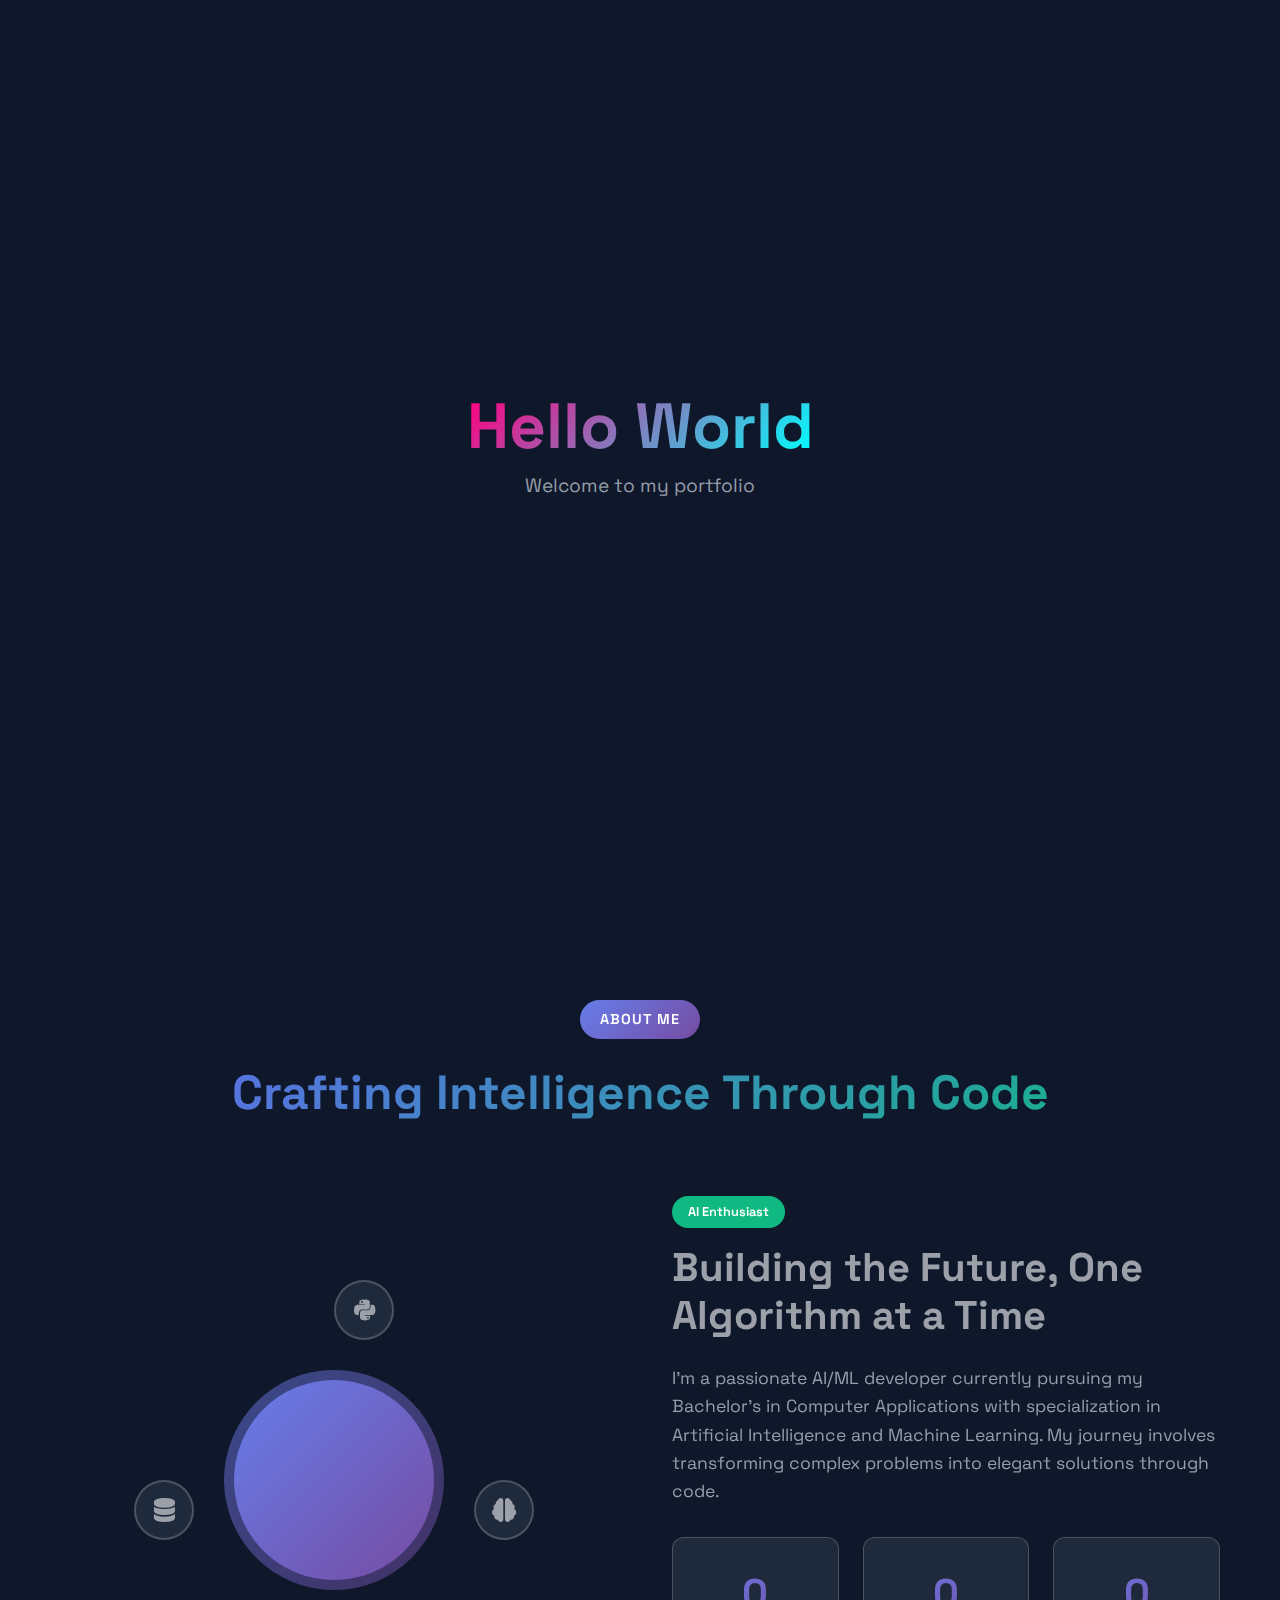
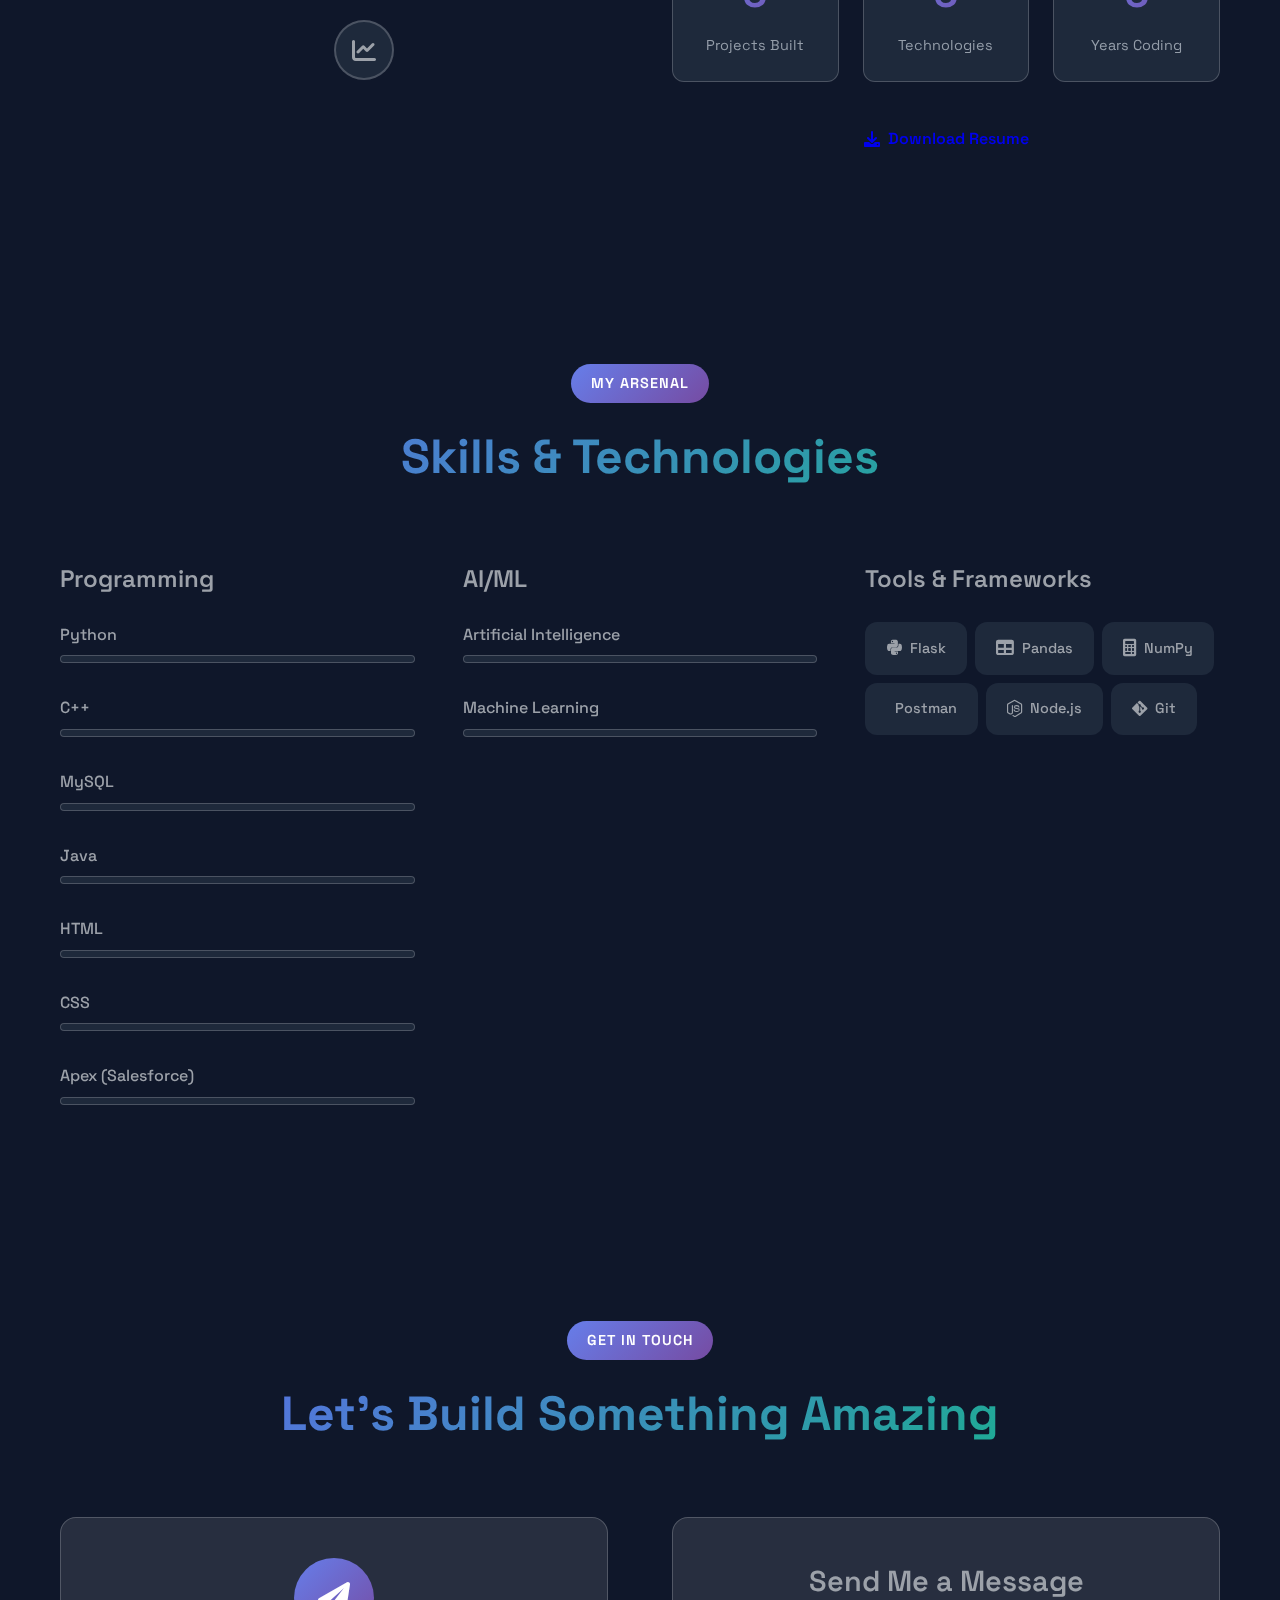
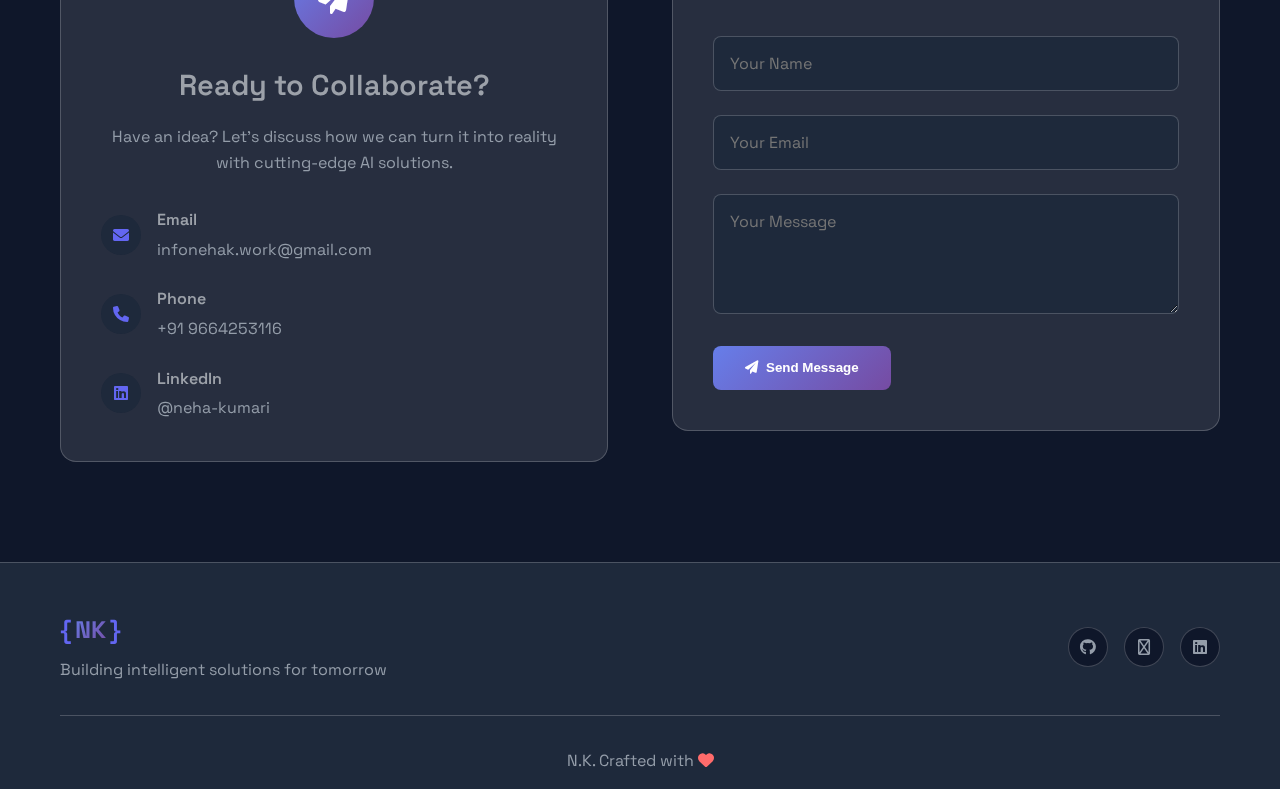
<file: index.html>
<!DOCTYPE html>
<html lang="en">
<head>
    <meta charset="UTF-8">
    <meta name="viewport" content="width=device-width, initial-scale=1.0">
    <title>NK-Portfolio</title>
    <link rel="stylesheet" href="css/style.css">
    <link rel="icon" href="data:image/svg+xml,<svg xmlns='http://www.w3.org/2000/svg' viewBox='0 0 100 100'><text y='.9em' font-size='90' fill='%236366f1'>N</text></svg>">
    <link rel="stylesheet" href="https://cdnjs.cloudflare.com/ajax/libs/font-awesome/6.0.0/css/all.min.css">
    <link href="https://fonts.googleapis.com/css2?family=Space+Grotesk:wght@300;400;500;600;700&family=Inter:wght@300;400;500;600&display=swap" rel="stylesheet">
</head>
<body>

    <!-- Welcome Overlay -->
<div id="welcomeOverlay" class="welcome-overlay">
    <div class="welcome-message">
        <div class="welcome-text">
            <span class="welcome-hello">Hello World</span>
        </div>
        <div class="welcome-subtitle">Welcome to my portfolio</div>
    </div>
</div>

    <!-- Animated Background -->
    <div class="animated-bg">
        <div class="floating-shapes">
            <div class="shape shape-1"></div>
            <div class="shape shape-2"></div>
            <div class="shape shape-3"></div>
            <div class="shape shape-4"></div>
        </div>
    </div>

    <!-- Navigation -->
    <nav class="navbar glass">
        <div class="nav-container">
            <div class="nav-logo">
                <div class="logo-wrapper">
                    <span class="logo-bracket">{</span>
                    <span class="logo-text">NK</span>
                    <span class="logo-bracket">}</span>
                </div>
            </div>
     <ul class="nav-menu">
    <li><a href="#home" class="nav-link active" data-text="Home">Home</a></li>
    <li><a href="#about" class="nav-link" data-text="About">About</a></li>
    <li><a href="#skills" class="nav-link" data-text="Skills">Skills</a></li>
    <li><a href="projects.html" class="nav-link" data-text="Projects">Projects</a></li>
    <li><a href="edcert.html" class="nav-link" data-text="Education">Education & Certifications</a></li>
    <li><a href="#contact" class="nav-link" data-text="Contact">Contact</a></li>
    </ul>
            <div class="nav-actions">
                <button class="theme-toggle" id="themeToggle">
                    <i class="fas fa-moon"></i>
                </button>
                <div class="nav-toggle">
                    <span class="bar"></span>
                    <span class="bar"></span>
                    <span class="bar"></span>
                </div>
            </div>
        </div>
    </nav>

    <!-- Hero Section -->
    <section id="home" class="hero">
        <div class="container">
            <div class="hero-content">
                <div class="hero-text">
                    <div class="code-tag">&lt;developer&gt;</div>
                    <div class="greeting">Hello World,</div>
                    <h1>
                        I'm Neha <span class="highlight typed-text"></span>
                        <span class="cursor">&nbsp;</span>
                    </h1>
                    <h2 class="hero-subtitle">
                        <span class="code-line">Student</span>
                        
                    </h2>
                    <p class="hero-description">
                        Transforming ideas into intelligent solutions through code and creativity.
                        Passionate about building technology that makes a meaningful impact.
                    </p>
                    <div class="hero-buttons">
                        <button class="btn btn-primary glitch" data-text="View My Work">
                            <a href="projects.html">View My Work</a>
                        </button>
                    </a>
                        </button>
                        <button class="btn btn-outline" data-text="Let's Connect">
                            <a href="#contact" >Let's Connect</a>
                        </button>
                    </div>
            
                    <div class="tech-stack">
                        <span>Tech Stack:</span>
                        <div class="stack-items">
                            <div class="stack-item">Python</div>
                            <div class="stack-item">C++</div>
                            <div class="stack-item">DSA</div>
                            <div class="stack-item">Pandas</div>
                            <div class="stack-item">Numpy</div>
                            <div class="stack-item">Machine Learning</div>
                        </div>
                    </div>
                </div>
                <div class="hero-visual">
                    <div class="code-window">
                        <div class="window-header">
                            <div class="window-dots">
                                <span></span>
                                <span></span>
                                <span></span>
                            </div>
                            <div class="window-title">neha_kumari.py</div>
                        </div>
                        <div class="code-content">
                            <div class="code-line"><span class="code-keyword">class</span> <span class="code-class">AIMLDeveloper</span>:</div>
                            <div class="code-line">&nbsp;&nbsp;<span class="code-keyword">def</span> <span class="code-function">__init__</span>(<span class="code-self">self</span>):</div>
                            <div class="code-line">&nbsp;&nbsp;&nbsp;&nbsp;<span class="code-self">self</span>.name = <span class="code-string">"Neha Kumari"</span></div>
                            <div class="code-line">&nbsp;&nbsp;&nbsp;&nbsp;<span class="code-self">self</span>.role = <span class="code-string">"AI/ML Developer"</span></div>
                            <div class="code-line">&nbsp;&nbsp;&nbsp;&nbsp;<span class="code-self">self</span>.skills = [<span class="code-string">"Python"</span>, <span class="code-string">"ML"</span>, <span class="code-string">"DSA"</span>]</div>
                            <div class="code-line"></div>
                            <div class="code-line">&nbsp;&nbsp;<span class="code-keyword">def</span> <span class="code-function">build_future</span>(<span class="code-self">self</span>):</div>
                            <div class="code-line">&nbsp;&nbsp;&nbsp;&nbsp;<span class="code-keyword">return</span> <span class="code-string">"Innovating with AI"</span></div>
                            <div class="code-line blink">|</div>
                        </div>
                    </div>
                    <div class="floating-elements">
                        <div class="floating-element element-1">AI</div>
                        <div class="floating-element element-2">ML</div>
                        <div class="floating-element element-3">{};</div>
                        <div class="floating-element element-4">C++</div>
                    </div>
                </div>
            </div>
        </div>
    </section>

    <!-- About Section -->
    <section id="about" class="about">
        <div class="container">
            <div class="section-header">
                <div class="section-tag">About Me</div>
                <h2 class="section-title">Crafting Intelligence Through Code</h2>
            </div>
            <div class="about-content">
                <div class="about-visual">
                    <div class="visual-container">
                        <div class="main-visual">
                            <div class="code-orb"></div>
                            <div class="rotating-elements">
                                <div class="rotating-element"><i class="fab fa-python"></i></div>
                                <div class="rotating-element"><i class="fas fa-brain"></i></div>
                                <div class="rotating-element"><i class="fas fa-chart-line"></i></div>
                                <div class="rotating-element"><i class="fas fa-database"></i></div>
                            </div>
                        </div>
                    </div>
                </div>
                <div class="about-text">
                    <div class="about-badge">AI Enthusiast</div>
                    <h3>Building the Future, One Algorithm at a Time</h3>
                    <p>
                        I'm a passionate AI/ML developer currently pursuing my Bachelor's in Computer Applications 
                        with specialization in Artificial Intelligence and Machine Learning. My journey involves 
                        transforming complex problems into elegant solutions through code.
                    </p>
                    <div class="stats-grid">
                        <div class="stat-card">
                            <div class="stat-number" data-count="5">0</div>
                            <div class="stat-label">Projects Built</div>
                        </div>
                        <div class="stat-card">
                            <div class="stat-number" data-count="15">0</div>
                            <div class="stat-label">Technologies</div>
                        </div>
                        <div class="stat-card">
                            <div class="stat-number" data-count="3">0</div>
                            <div class="stat-label">Years Coding</div>
                        </div>
                    </div>
                    <a href="assets/NK resume.pdf" download="Neha_Kumari_Resume.pdf" class="btn btn-secondary">
                        <i class="fas fa-download"></i>
                                        Download Resume
                    </a>
                </div>
            </div>
        </div>
    </section>

    <!-- Skills Section -->
    <section id="skills" class="skills">
        <div class="container">
            <div class="section-header">
                <div class="section-tag">My Arsenal</div>
                <h2 class="section-title">Skills & Technologies</h2>
            </div>
            <div class="skills-grid">
                <div class="skill-category">
                    <h3>Programming</h3>
                    <div class="skills-list">
                        <div class="skill-item" data-skill="80">
                            <div class="skill-info">
                                <span>Python</span>
                            </div>
                            <div class="skill-bar">
                                <div class="skill-progress"></div>
                            </div>
                        </div>
                        <div class="skill-item" data-skill="80">
                            <div class="skill-info">
                                <span>C++</span>
                            </div>
                            <div class="skill-bar">
                                <div class="skill-progress"></div>
                            </div>
                        </div>
                        <div class="skill-item" data-skill="80">
                            <div class="skill-info">
                                <span>MySQL</span>
                            </div>
                            <div class="skill-bar">
                                <div class="skill-progress"></div>
                            </div>
                        </div>
                        <div class="skill-item" data-skill="70">
                            <div class="skill-info">
                                <span>Java</span>
                            </div>
                            <div class="skill-bar">
                                <div class="skill-progress"></div>
                            </div>
                        </div>
                        <div class="skill-item" data-skill="90">
                            <div class="skill-info">
                                <span>HTML</span>
                            </div>
                            <div class="skill-bar">
                                <div class="skill-progress"></div>
                            </div>
                        </div>
                        <div class="skill-item" data-skill="80">
                            <div class="skill-info">
                                <span>CSS</span>
                            </div>
                            <div class="skill-bar">
                                <div class="skill-progress"></div>
                            </div>
                        </div>
                        <div class="skill-item" data-skill="60">
                            <div class="skill-info">
                                <span>Apex (Salesforce)</span>
                            </div>
                            <div class="skill-bar">
                                <div class="skill-progress"></div>
                            </div>
                        </div>
                    </div>
                </div>

                <div class="skill-category">
                    <h3>AI/ML</h3>
                    <div class="skills-list">
                        <div class="skill-item" data-skill="60">
                            <div class="skill-info">
                                <span>Artificial Intelligence</span>
                            </div>
                            <div class="skill-bar">
                                <div class="skill-progress"></div>
                            </div>
                        </div>
                        <div class="skill-item" data-skill="60">
                            <div class="skill-info">
                                <span>Machine Learning</span>
                            </div>
                            <div class="skill-bar">
                                <div class="skill-progress"></div>
                            </div>
                        </div>
                    </div>
                </div>

                <div class="skill-category">
                    <h3>Tools & Frameworks</h3>
                    <div class="skills-tags">
                        <div class="tech-tag" data-tech="Django">
                            <i class="fab fa-python"></i>
                            <span>Flask</span>
                        </div>
                        <div class="tech-tag" data-tech="pandas">
                            <i class="fas fa-table"></i>
                            <span>Pandas</span>
                        </div>
                        <div class="tech-tag" data-tech="numpy">
                            <i class="fas fa-calculator"></i>
                            <span>NumPy</span>
                        </div>
                        <div class="tech-tag" data-tech="sklearn">
                            <i class="fas fa-postman"></i>
                            <span>Postman</span>
                        </div>
                        <div class="tech-tag" data-tech="node">
                            <i class="fab fa-node-js"></i>
                            <span>Node.js</span>
                        </div>
                        <div class="tech-tag" data-tech="git">
                            <i class="fab fa-git-alt"></i>
                            <span>Git</span>
                        </div>
                    </div>
                </div>
            </div>
        </div>
    </section>

    <!-- Contact Section -->
    <section id="contact" class="contact">
        <div class="container">
            <div class="section-header">
                <div class="section-tag">Get In Touch</div>
                <h2 class="section-title">Let's Build Something Amazing</h2>
            </div>
            <div class="contact-content">
                <div class="contact-info">
                    <div class="contact-card glass">
                        <div class="contact-icon">
                            <i class="fas fa-paper-plane"></i>
                        </div>
                        <h3>Ready to Collaborate?</h3>
                        <p>Have an idea? Let's discuss how we can turn it into reality with cutting-edge AI solutions.</p>
                        <div class="contact-methods">
                            <div class="contact-method">
                                <i class="fas fa-envelope"></i>
                                <div>
                                    <span>Email</span>
                                    <a href="mailto:infonehak.work@gmail.com">infonehak.work@gmail.com</a>
                                </div>
                            </div>
                            <div class="contact-method">
                                <i class="fas fa-phone"></i>
                                <div>
                                    <span>Phone</span>
                                    <a href="tel:+919664253116">+91 9664253116</a>
                                </div>
                            </div>
                            <div class="contact-method">
                                <i class="fab fa-linkedin"></i>
                                <div>
                                    <span>LinkedIn</span>
                                    <a href="https://www.linkedin.com/in/infonehakumari/" target="_blank">@neha-kumari</a>
                                </div>
                            </div>
                        </div>
                    </div>
                </div>
                <div class="contact-form-container">
                    <form class="contact-form glass" action="https://formspree.io/f/xgvnzbda" method="POST">
                        <h3>Send Me a Message</h3>
                        <input type="hidden" name="_subject" value="New Portfolio Message!">
                        <input type="hidden" name="_template" value="table">
                        <input type="text" name="_gotcha" style="display:none">
                        <div class="form-group">
                            <input type="text" name="name" placeholder="Your Name" required>
                        </div>
                        <div class="form-group">
                            <input type="email" name="email" placeholder="Your Email" required>
                        </div>
                        <div class="form-group">
                            <textarea name="message" placeholder="Your Message" required></textarea>
                        </div>
                        <button type="submit" class="btn btn-primary">
                            <i class="fas fa-paper-plane"></i>
                            Send Message
                        </button>
                    </form>
                </div>
            </div>
        </div>
    </section>

    <!-- Footer -->
    <footer class="footer">
        <div class="container">
            <div class="footer-content">
                <div class="footer-logo">
                    <div class="logo-wrapper">
                        <span class="logo-bracket">{</span>
                        <span class="logo-text">NK</span>
                        <span class="logo-bracket">}</span>
                    </div>
                    <p>Building intelligent solutions for tomorrow</p>
                </div>
                <div class="footer-links">
                    <a href="https://github.com/buildsbyneha" target="_blank"><i class="fab fa-github"></i></a>
                    <a href="https://leetcode.com/u/Neha20041020/" target="_blank"><i class="fab fa-code"></i></a>
                    <a href="https://www.linkedin.com/in/infonehakumari/" target="_blank""><i class="fab fa-linkedin"></i></a>
                </div>
            </div>
            <div class="footer-bottom">
                <p>N.K. Crafted with <i class="fas fa-heart"></i></p>
            </div>
        </div>
    </footer>

    <script src="js/script.js"></script>
</body>
</html>
</file>
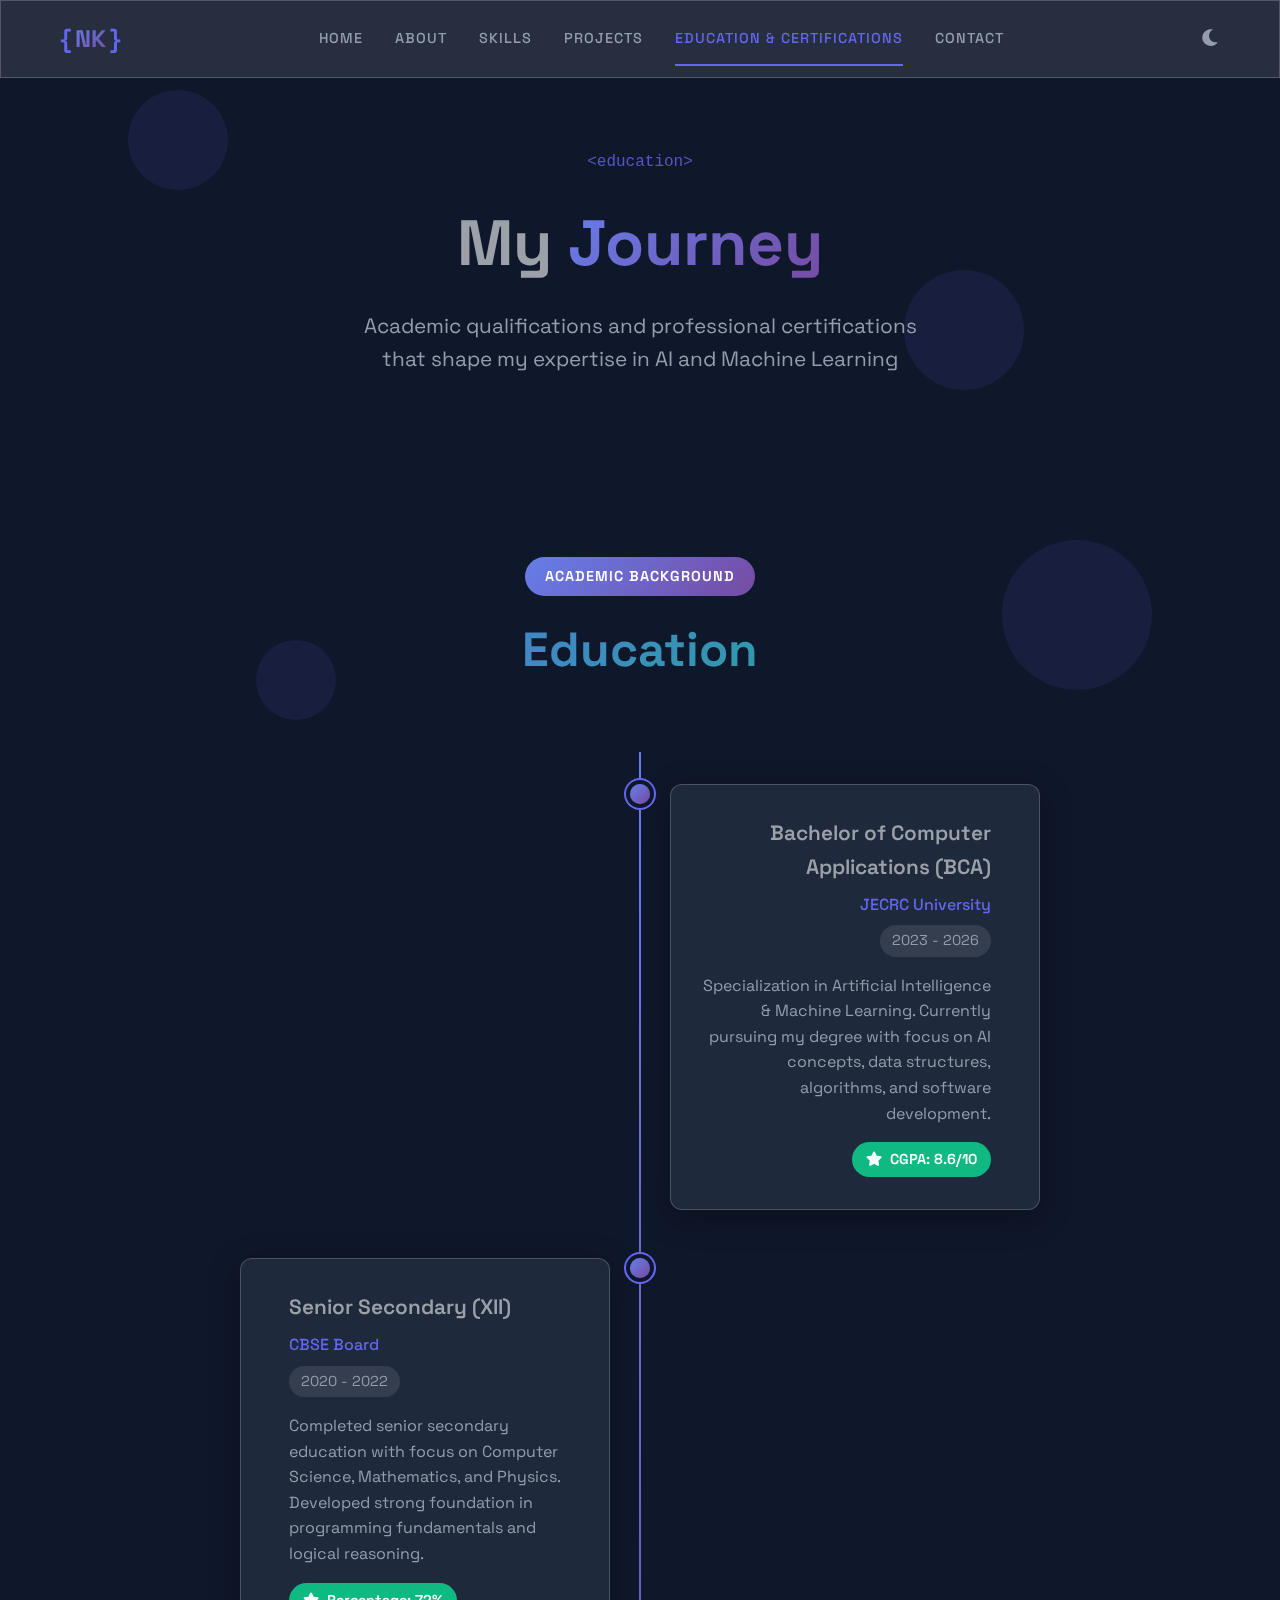
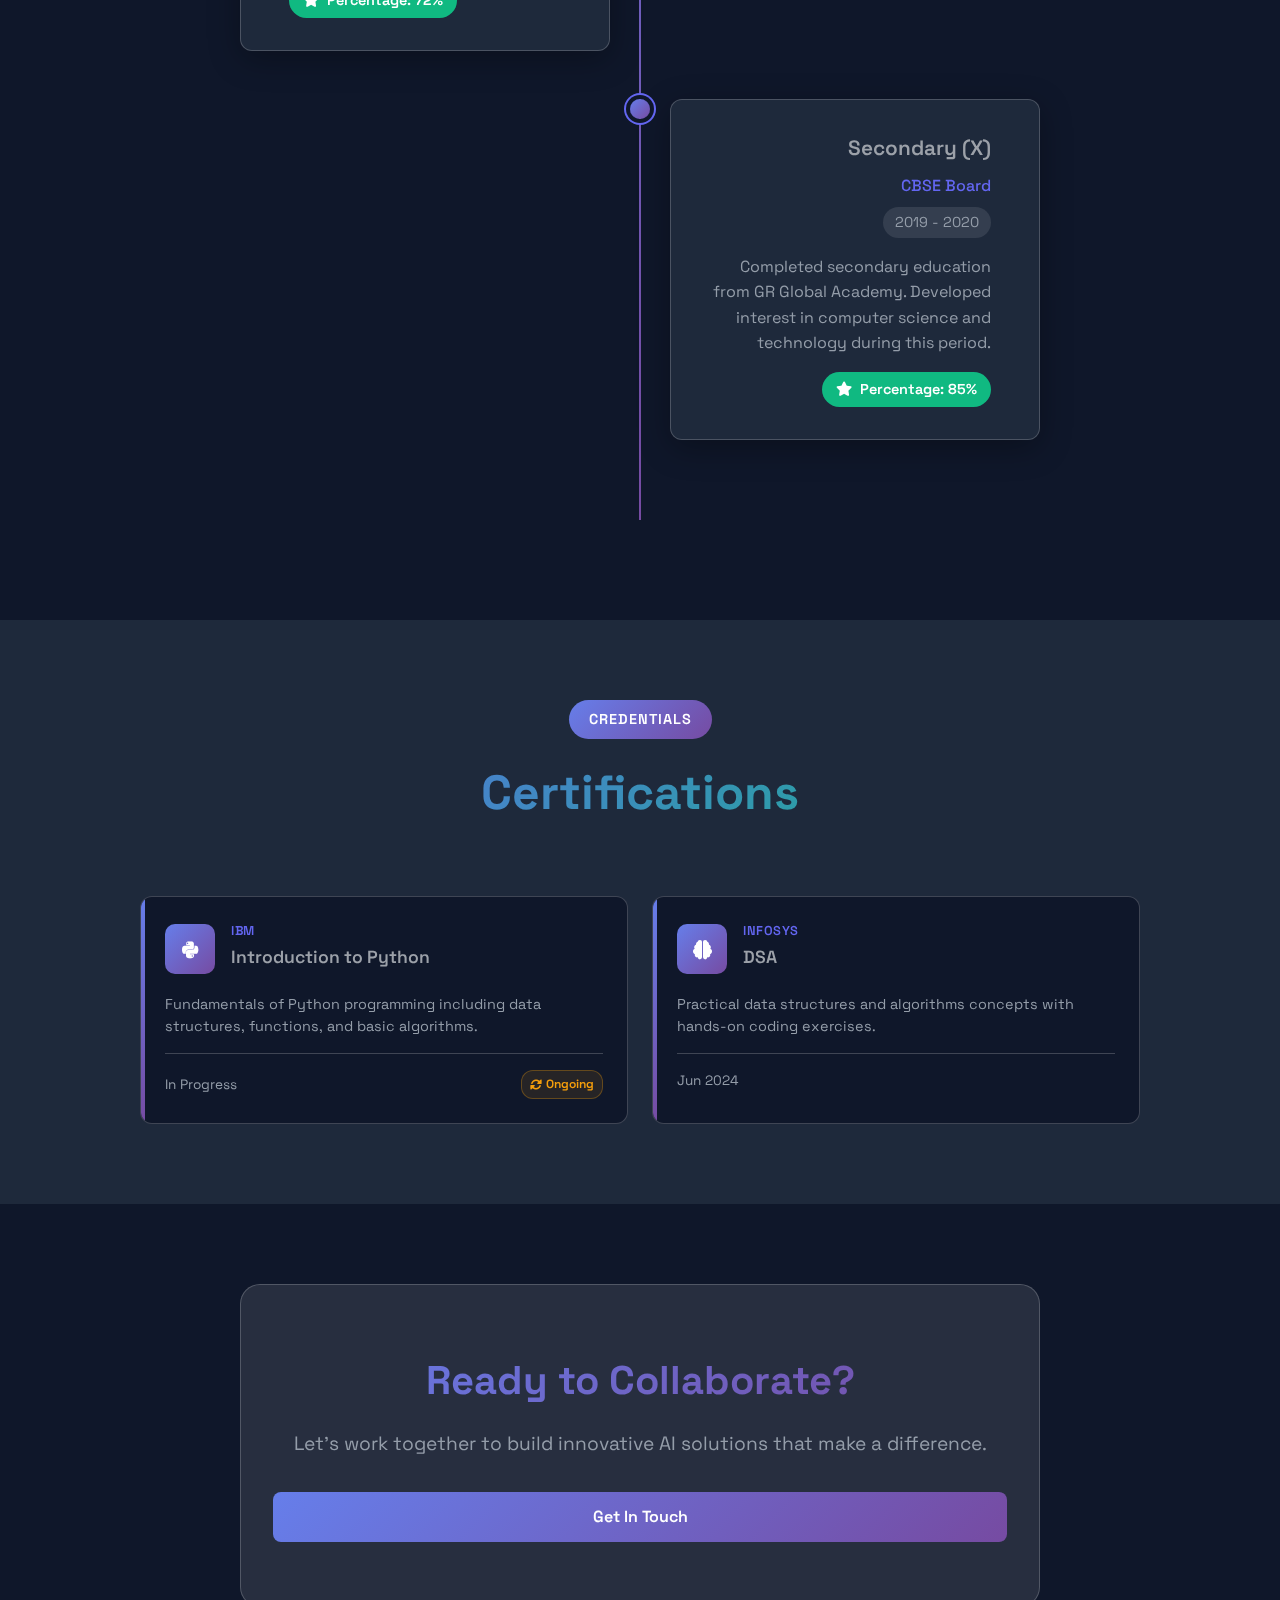
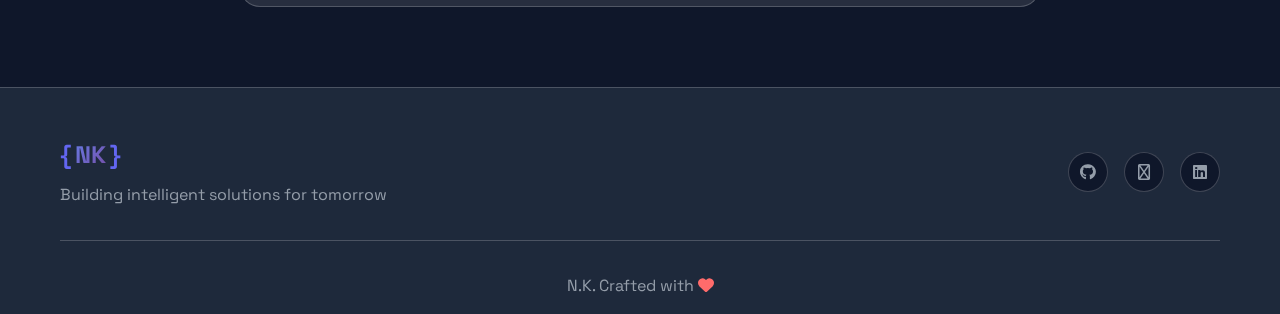
<file: edcert.html>
<!DOCTYPE html>
<html lang="en">
<head>
    <meta charset="UTF-8">
    <meta name="viewport" content="width=device-width, initial-scale=1.0">
    <title>Education & Certifications - NK-Portfolio</title>
    <link rel="stylesheet" href="css/style.css">
    <link rel="icon" href="data:image/svg+xml,<svg xmlns='http://www.w3.org/2000/svg' viewBox='0 0 100 100'><text y='.9em' font-size='90' fill='%236366f1'>N</text></svg>">
    <link rel="stylesheet" href="https://cdnjs.cloudflare.com/ajax/libs/font-awesome/6.0.0/css/all.min.css">
    <link href="https://fonts.googleapis.com/css2?family=Space+Grotesk:wght@300;400;500;600;700&family=Inter:wght@300;400;500;600&display=swap" rel="stylesheet">
</head>
<body>
    <!-- Animated Background -->
    <div class="animated-bg">
        <div class="floating-shapes">
            <div class="shape shape-1"></div>
            <div class="shape shape-2"></div>
            <div class="shape shape-3"></div>
            <div class="shape shape-4"></div>
        </div>
    </div>

    <!-- Navigation -->
    <nav class="navbar glass">
        <div class="nav-container">
            <div class="nav-logo">
                <a href="index.html" class="logo-wrapper">
                    <span class="logo-bracket">{</span>
                    <span class="logo-text">NK</span>
                    <span class="logo-bracket">}</span>
                </a>
            </div>
            <ul class="nav-menu">
                <li><a href="index.html" class="nav-link" data-text="Home">Home</a></li>
                <li><a href="index.html#about" class="nav-link" data-text="About">About</a></li>
                <li><a href="index.html#skills" class="nav-link" data-text="Skills">Skills</a></li>
                <li><a href="projects.html" class="nav-link" data-text="Projects">Projects</a></li>
                <li><a href="edcert.html" class="nav-link active" data-text="Education">Education & Certifications</a></li>
                <li><a href="index.html#contact" class="nav-link" data-text="Contact">Contact</a></li>
            </ul>
            <div class="nav-actions">
                <button class="theme-toggle" id="themeToggle">
                    <i class="fas fa-moon"></i>
                </button>
                <div class="nav-toggle">
                    <span class="bar"></span>
                    <span class="bar"></span>
                    <span class="bar"></span>
                </div>
            </div>
        </div>
    </nav>

    <!-- Education & Certifications Hero -->
    <section class="projects-hero">
        <div class="container">
            <div class="projects-hero-content">
                <div class="code-tag">&lt;education&gt;</div>
                <h1>My <span class="highlight">Journey</span></h1>
                <p class="projects-subtitle">
                    Academic qualifications and professional certifications that shape my expertise in AI and Machine Learning
                </p>
            </div>
        </div>
    </section>

    <!-- Education Section -->
    <section id="education" class="education">
        <div class="container">
            <div class="section-header">
                <div class="section-tag">Academic Background</div>
                <h2 class="section-title">Education</h2>
            </div>
            <div class="education-timeline">
                <div class="timeline-item">
                    <div class="timeline-dot"></div>
                    <div class="timeline-content">
                        <div class="education-degree">Bachelor of Computer Applications (BCA)</div>
                        <div class="education-institution">JECRC University</div>
                        <div class="education-duration">2023 - 2026</div>
                        <div class="education-description">
                            Specialization in Artificial Intelligence & Machine Learning. 
                            Currently pursuing my degree with focus on AI concepts, 
                            data structures, algorithms, and software development.
                        </div>
                        <div class="education-score">
                            <i class="fas fa-star"></i>
                            CGPA: 8.6/10
                        </div>
                    </div>
                </div>
                <div class="timeline-item">
                    <div class="timeline-dot"></div>
                    <div class="timeline-content">
                        <div class="education-degree">Senior Secondary (XII)</div>
                        <div class="education-institution">CBSE Board</div>
                        <div class="education-duration">2020 - 2022</div>
                        <div class="education-description">
                            Completed senior secondary education with focus on Computer Science, 
                            Mathematics, and Physics. Developed strong foundation in programming 
                            fundamentals and logical reasoning.
                        </div>
                        <div class="education-score">
                            <i class="fas fa-star"></i>
                            Percentage: 72%
                        </div>
                    </div>
                </div>
                <div class="timeline-item">
                    <div class="timeline-dot"></div>
                    <div class="timeline-content">
                        <div class="education-degree">Secondary (X)</div>
                        <div class="education-institution">CBSE Board</div>
                        <div class="education-duration">2019 - 2020</div>
                        <div class="education-description">
                            Completed secondary education from GR Global Academy.
                            Developed interest in computer science and technology during this period.
                        </div>
                        <div class="education-score">
                            <i class="fas fa-star"></i>
                            Percentage: 85%
                        </div>
                    </div>
                </div>
            </div>
        </div>
    </section>

    <!-- Certifications Section -->
    <section id="certifications" class="simple-certifications">
    <div class="container">
        <div class="section-header">
            <div class="section-tag">Credentials</div>
            <h2 class="section-title">Certifications</h2>
        </div>
        <div class="certifications-grid-simple">
            <!-- Certification 1 -->
            <div class="certification-card-simple">
                <div class="certification-header-simple">
                    <div class="certification-icon-simple">
                        <i class="fab fa-python"></i>
                    </div>
                    <div class="certification-info-simple">
                        <div class="certification-provider-simple">IBM</div>
                        <h3 class="certification-title-simple">Introduction to Python</h3>
                    </div>
                </div>
                <p class="certification-description-simple">
                    Fundamentals of Python programming including data structures, functions, and basic algorithms.
                </p>
                <div class="certification-meta-simple">
                    <div class="certification-date-simple">In Progress</div>
                    <div class="certification-status status-in-progress">
                        <i class="fas fa-sync-alt"></i>
                        Ongoing
                    </div>
                </div>
            </div>

            <!-- Certification 2 -->
            <div class="certification-card-simple">
                <div class="certification-header-simple">
                    <div class="certification-icon-simple">
                        <i class="fas fa-brain"></i>
                    </div>
                    <div class="certification-info-simple">
                        <div class="certification-provider-simple">Infosys</div>
                        <h3 class="certification-title-simple">DSA</h3>
                    </div>
                </div>
                <p class="certification-description-simple">
                    Practical data structures and algorithms concepts with hands-on coding exercises.
                </p>
                <div class="certification-meta-simple">
                    <div class="certification-date-simple">Jun 2024</div>
                    <!-- <a href="#" class="certification-link-simple">
                        View Certificate
                        <i class="fas fa-arrow-right"></i>
                    </a> -->
                </div>
            </div>
        </div>
    </div>
</section>

    <!-- CTA Section -->
    <section class="projects-cta">
        <div class="container">
            <div class="cta-content glass">
                <h2>Ready to Collaborate?</h2>
                <p>Let's work together to build innovative AI solutions that make a difference.</p>
                <a href="index.html#contact" class="btn btn-primary glitch" data-text="Get In Touch">
                    Get In Touch
                </a>
            </div>
        </div>
    </section>

    <!-- Footer -->
    <footer class="footer">
        <div class="container">
            <div class="footer-content">
                <div class="footer-logo">
                    <div class="logo-wrapper">
                        <span class="logo-bracket">{</span>
                        <span class="logo-text">NK</span>
                        <span class="logo-bracket">}</span>
                    </div>
                    <p>Building intelligent solutions for tomorrow</p>
                </div>
                <div class="footer-links">
                    <a href="https://github.com/buildsbyneha" target="_blank"><i class="fab fa-github"></i></a>
                    <a href="https://leetcode.com/u/Neha20041020/" target="_blank"><i class="fab fa-code"></i></a>
                    <a href="https://www.linkedin.com/in/infonehakumari/" target="_blank"><i class="fab fa-linkedin"></i></a>
                </div>
            </div>
            <div class="footer-bottom">
                <p>N.K. Crafted with <i class="fas fa-heart"></i></p>
            </div>
        </div>
    </footer>

    <script src="js/edcert.js"></script>
</body>
</html>
</file>
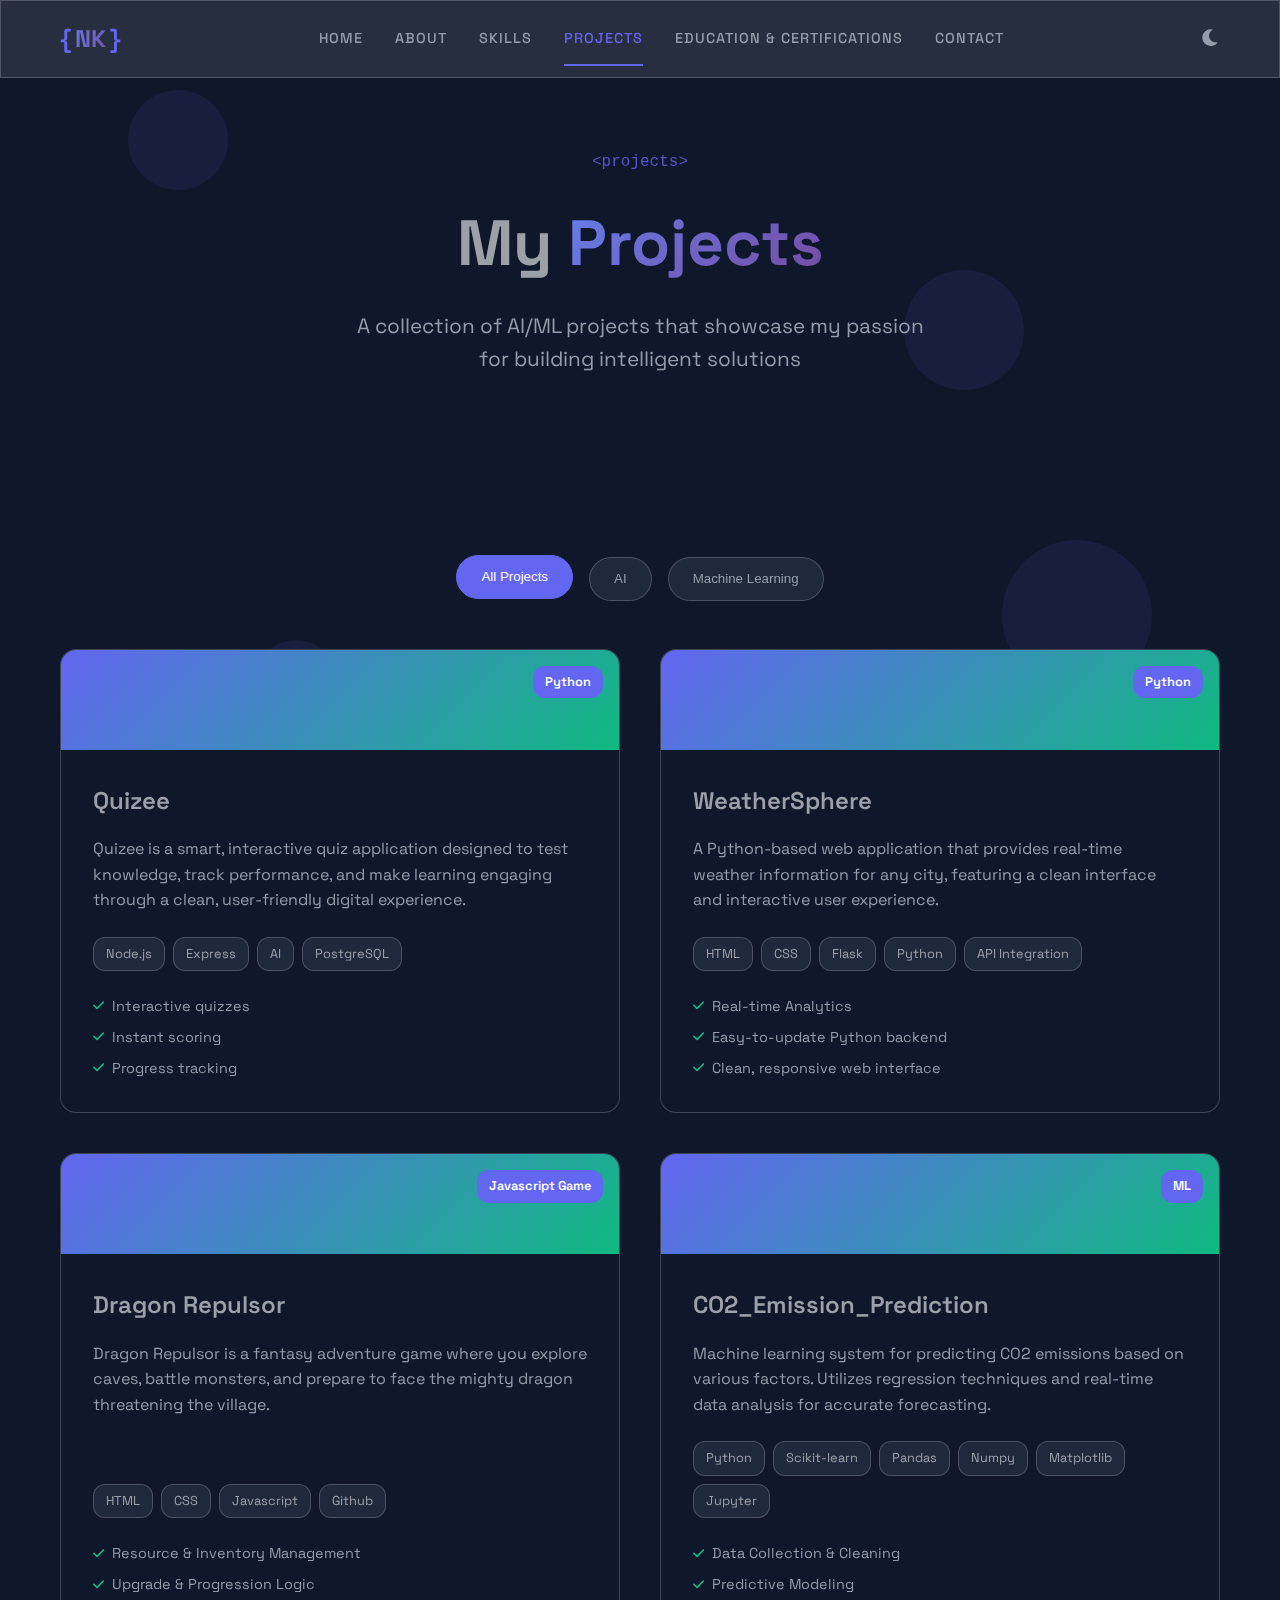
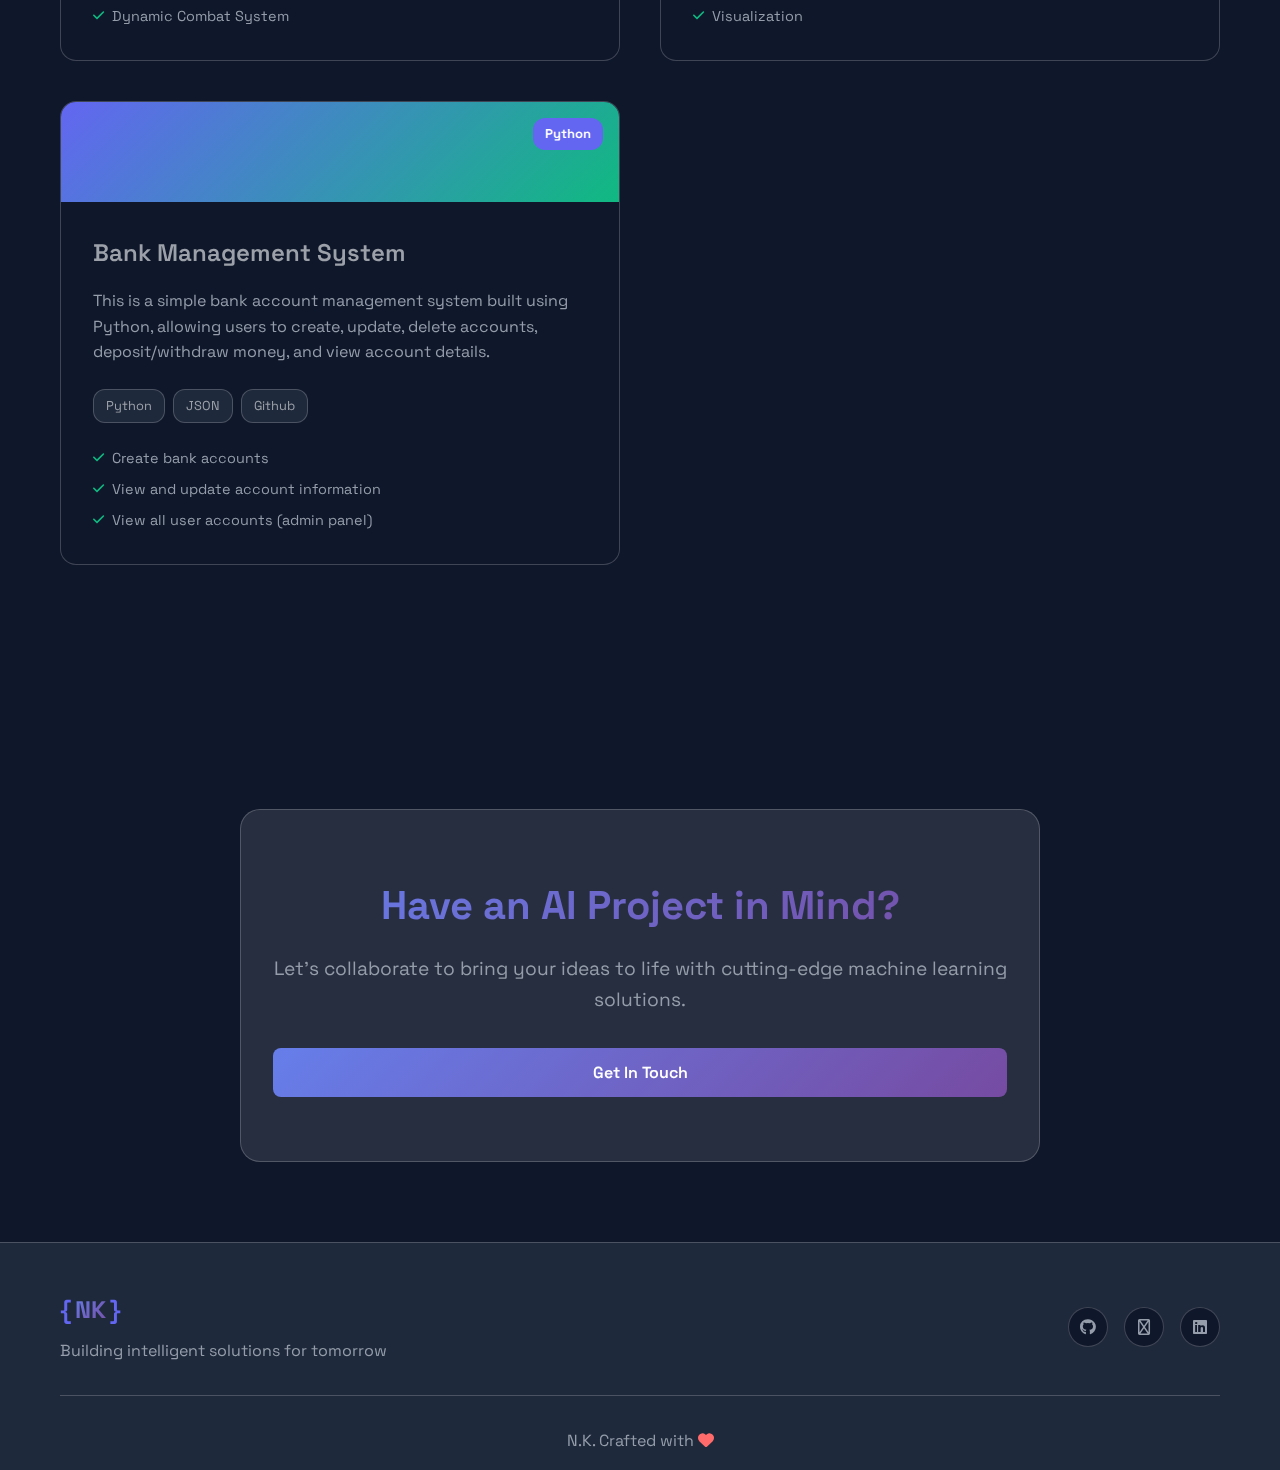
<file: projects.html>
<!DOCTYPE html>
<html lang="en">
<head>
    <meta charset="UTF-8">
    <meta name="viewport" content="width=device-width, initial-scale=1.0">
    <title>Projects - NK-Portfolio</title>
    <link rel="stylesheet" href="css/style.css">
    <link rel="icon" href="data:image/svg+xml,<svg xmlns='http://www.w3.org/2000/svg' viewBox='0 0 100 100'><text y='.9em' font-size='90' fill='%236366f1'>N</text></svg>">
    <link rel="stylesheet" href="https://cdnjs.cloudflare.com/ajax/libs/font-awesome/6.0.0/css/all.min.css">
    <link href="https://fonts.googleapis.com/css2?family=Space+Grotesk:wght@300;400;500;600;700&family=Inter:wght@300;400;500;600&display=swap" rel="stylesheet">
</head>
<body>
    <!-- Animated Background -->
    <div class="animated-bg">
        <div class="floating-shapes">
            <div class="shape shape-1"></div>
            <div class="shape shape-2"></div>
            <div class="shape shape-3"></div>
            <div class="shape shape-4"></div>
        </div>
    </div>

    <!-- Navigation -->
    <nav class="navbar glass">
        <div class="nav-container">
            <div class="nav-logo">
                <a href="index.html" class="logo-wrapper">
                    <span class="logo-bracket">{</span>
                    <span class="logo-text">NK</span>
                    <span class="logo-bracket">}</span>
                </a>
            </div>
            <ul class="nav-menu">
                <li><a href="index.html" class="nav-link" data-text="Home">Home</a></li>
                <li><a href="index.html#about" class="nav-link" data-text="About">About</a></li>
                <li><a href="index.html#skills" class="nav-link" data-text="Skills">Skills</a></li>
                <li><a href="projects.html" class="nav-link active" data-text="Projects">Projects</a></li>
                <li><a href="edcert.html" class="nav-link" data-text="Education">Education & Certifications</a></li>
                <li><a href="index.html#contact" class="nav-link" data-text="Contact">Contact</a></li>
            </ul>
            <div class="nav-actions">
                <button class="theme-toggle" id="themeToggle">
                    <i class="fas fa-moon"></i>
                </button>
                <div class="nav-toggle">
                    <span class="bar"></span>
                    <span class="bar"></span>
                    <span class="bar"></span>
                </div>
            </div>
        </div>
    </nav>

    <!-- Projects Hero Section -->
    <section class="projects-hero">
        <div class="container">
            <div class="projects-hero-content">
                <div class="code-tag">&lt;projects&gt;</div>
                <h1>My <span class="highlight">Projects</span></h1>
                <p class="projects-subtitle">
                    A collection of AI/ML projects that showcase my passion for building intelligent solutions
                </p>
            </div>
        </div>
    </section>

    <!-- Projects Grid Section -->
    <section class="projects-page">
        <div class="container">
            <div class="projects-filter">
                <button class="filter-btn active" data-filter="all">All Projects</button>
                <button class="filter-btn" data-filter="ai">AI</button>
                <button class="filter-btn" data-filter="ml">Machine Learning</button>
            </div>

            <div class="projects-grid-expanded">


                <!-- Project 0 -->
                <div class="project-card-expanded" data-category="data,web">
                    <div class="project-image">
                        <div class="project-overlay">
                            <div class="project-links">
                                <a href="https://github.com/buildsbyneha/Quizee_final" class="project-link" target="_blank">
                                    <i class="fab fa-github"></i>
                                </a>
                            </div>
                        </div>
                        <div class="project-badge">Python</div>
                    </div>
                    <div class="project-content">
                        <h3>Quizee</h3>
                        <p>Quizee is a smart, interactive quiz application designed to test knowledge, track performance, and make learning engaging through a clean, user-friendly digital experience.</p>
                        <div class="project-tech">
                            <span>Node.js</span>
                            <span>Express</span>
                            <span>AI</span>
                            <span>PostgreSQL</span>
                        </div>
                        <div class="project-features">
                            <div class="feature">
                                <i class="fas fa-check"></i>
                                <span>Interactive quizzes</span>
                            </div>
                            <div class="feature">
                                <i class="fas fa-check"></i>
                                <span>Instant scoring</span>
                            </div>
                            <div class="feature">
                                <i class="fas fa-check"></i>
                                <span>Progress tracking</span>
                            </div>
                        </div>
                    </div>
                </div>

                <!-- Project 1 -->
                <div class="project-card-expanded" data-category="data,web">
                    <div class="project-image">
                        <div class="project-overlay">
                            <div class="project-links">
                                <a href="https://github.com/buildsbyneha/Weather-site" class="project-link" target="_blank">
                                    <i class="fab fa-github"></i>
                                </a>
                                <a href="https://weather-site-3u6r.onrender.com" class="project-link" target="_blank">
                                    <i class="fas fa-external-link-alt"></i>
                                </a>
                            </div>
                        </div>
                        <div class="project-badge">Python</div>
                    </div>
                    <div class="project-content">
                        <h3>WeatherSphere</h3>
                        <p>A Python-based web application that provides real-time weather information for any city, featuring a clean interface and interactive user experience.</p>
                        <div class="project-tech">
                            <span>HTML</span>
                            <span>CSS</span>
                            <span>Flask</span>
                            <span>Python</span>
                            <span>API Integration</span>
                        </div>
                        <div class="project-features">
                            <div class="feature">
                                <i class="fas fa-check"></i>
                                <span>Real-time Analytics</span>
                            </div>
                            <div class="feature">
                                <i class="fas fa-check"></i>
                                <span>Easy-to-update Python backend</span>
                            </div>
                            <div class="feature">
                                <i class="fas fa-check"></i>
                                <span>Clean, responsive web interface</span>
                            </div>
                        </div>
                    </div>
                </div>


                <!-- Project 2 -->
                <div class="project-card-expanded" data-category="ai,ml">
                    <div class="project-image">
                        <div class="project-overlay">
                            <div class="project-links">
                                <a href="https://github.com/buildsbyneha/dragon-repulsor" class="project-link" target="_blank">
                                    <i class="fab fa-github"></i>
                                </a>
                                <a href="https://buildsbyneha.github.io/dragon-repulsor/" class="project-link" target="_blank">
                                    <i class="fas fa-external-link-alt"></i>
                                </a>
                            </div>
                        </div>
                        <div class="project-badge">Javascript Game</div>
                    </div>
                    <div class="project-content">
                        <h3>Dragon Repulsor</h3>
                        <p>Dragon Repulsor is a fantasy adventure game where you explore caves, battle monsters, and prepare to face the mighty dragon threatening the village.</p>
                        <div class="project-tech">
                            <span>HTML</span>
                            <span>CSS</span>
                            <span>Javascript</span>
                            <span>Github</span>
                        </div>
                        <div class="project-features">
                            <div class="feature">
                                <i class="fas fa-check"></i>
                                <span>Resource & Inventory Management</span>
                            </div>
                            <div class="feature">
                                <i class="fas fa-check"></i>
                                <span>Upgrade & Progression Logic</span>
                            </div>
                            <div class="feature">
                                <i class="fas fa-check"></i>
                                <span>Dynamic Combat System</span>
                            </div>
                        </div>
                    </div>
                </div>

                <!-- Project 3 -->
                <div class="project-card-expanded" data-category="ml,data">
                    <div class="project-image">
                        <div class="project-overlay">
                            <div class="project-links">
                                <a href="https://github.com/buildsbyneha/CO2_Emission_Prediction" class="project-link" target="_blank">
                                    <i class="fab fa-github"></i>
                                </a>
                            </div>
                        </div>
                        <div class="project-badge">ML</div>
                    </div>
                    <div class="project-content">
                        <h3>CO2_Emission_Prediction</h3>
                        <p>Machine learning system for predicting CO2 emissions based on various factors. Utilizes regression techniques and real-time data analysis for accurate forecasting.</p>
                        <div class="project-tech">
                            <span>Python</span>
                            <span>Scikit-learn</span>
                            <span>Pandas</span>
                            <span>Numpy</span>
                            <span>Matplotlib</span>
                            <span>Jupyter</span>
                        </div>
                        <div class="project-features">
                            <div class="feature">
                                <i class="fas fa-check"></i>
                                <span>Data Collection & Cleaning</span>
                            </div>
                            <div class="feature">
                                <i class="fas fa-check"></i>
                                <span>Predictive Modeling</span>
                            </div>
                            <div class="feature">
                                <i class="fas fa-check"></i>
                                <span>Visualization</span>
                            </div>
                        </div>
                    </div>
                </div>

                <!-- Project 4 -->
                <div class="project-card-expanded" data-category="ai,ml">
                    <div class="project-image">
                        <div class="project-overlay">
                            <div class="project-links">
                                <a href="https://github.com/buildsbyneha/Bank-Management-System" class="project-link" target="_blank">
                                    <i class="fab fa-github"></i>
                                </a>
                            </div>
                        </div>
                        <div class="project-badge">Python</div>
                    </div>
                    <div class="project-content">
                        <h3>Bank Management System</h3>
                        <p>This is a simple bank account management system built using Python, allowing users to create, update, delete accounts, deposit/withdraw money, and view account details.</p>
                        <div class="project-tech">
                            <span>Python</span>
                            <span>JSON</span>
                            <span>Github</span>
                        </div>
                        <div class="project-features">
                            <div class="feature">
                                <i class="fas fa-check"></i>
                                <span>Create bank accounts</span>
                            </div>
                            <div class="feature">
                                <i class="fas fa-check"></i>
                                <span>View and update account information</span>
                            </div>
                            <div class="feature">
                                <i class="fas fa-check"></i>
                                <span>View all user accounts (admin panel)</span>
                            </div>
                        </div>
                    </div>
                </div>

            </div>
        </div>
    </section>

    <!-- CTA Section -->
    <section class="projects-cta">
        <div class="container">
            <div class="cta-content glass">
                <h2>Have an AI Project in Mind?</h2>
                <p>Let's collaborate to bring your ideas to life with cutting-edge machine learning solutions.</p>
                <a href="index.html#contact" class="btn btn-primary glitch" data-text="Get In Touch">
                    Get In Touch
                </a>
            </div>
        </div>
    </section>

    <!-- Footer -->
    <footer class="footer">
        <div class="container">
            <div class="footer-content">
                <div class="footer-logo">
                    <div class="logo-wrapper">
                        <span class="logo-bracket">{</span>
                        <span class="logo-text">NK</span>
                        <span class="logo-bracket">}</span>
                    </div>
                    <p>Building intelligent solutions for tomorrow</p>
                </div>
                <div class="footer-links">
                    <a href="https://github.com/buildsbyneha" target="_blank"><i class="fab fa-github"></i></a>
                    <a href="https://leetcode.com/u/Neha20041020/" target="_blank"><i class="fab fa-code"></i></a>
                    <a href="https://www.linkedin.com/in/infonehakumari/" target="_blank"><i class="fab fa-linkedin"></i></a>
                </div>
            </div>
            <div class="footer-bottom">
                <p>N.K. Crafted with <i class="fas fa-heart"></i></p>
            </div>
        </div>
    </footer>

    <script src="js/projects.js"></script>
</body>
</html>
</file>
<file: css/style.css>
/* Reset and Base Styles */
* {
    margin: 0;
    padding: 0;
    box-sizing: border-box;
}

:root {
    --primary-color: #6366f1;
    --primary-dark: #4f46e5;
    --secondary-color: #10b981;
    --accent-color: #f59e0b;
    --text-dark: #9ca1a9;
    --text-light: #949da9;
    --background: #0f172a;
    --surface: #1e293b;
    --glass: rgba(255, 255, 255, 0.1);
    --glass-border: rgba(255, 255, 255, 0.2);
    --shadow: 0 8px 32px rgba(0, 0, 0, 0.3);
    --gradient: linear-gradient(135deg, #667eea 0%, #764ba2 100%);
}

[data-theme="light"] {
    --background: #ffffff;
    --surface: #f8fafc;
    --text-dark: #1e293b;
    --text-light: #64748b;
    --glass: rgba(255, 255, 255, 0.8);
    --glass-border: rgba(0, 0, 0, 0.1);
    --shadow: 0 8px 32px rgba(0, 0, 0, 0.1);
}

body {
    font-family: 'Space Grotesk', sans-serif;
    background: var(--background);
    color: var(--text-dark);
    line-height: 1.6;
    overflow-x: hidden;
    transition: background 0.3s ease;
}

.container {
    max-width: 1200px;
    margin: 0 auto;
    padding: 0 20px;
}

/* Welcome Overlay */
.welcome-overlay {
    position: fixed;
    top: 0;
    left: 0;
    width: 100%;
    height: 100%;
    background: var(--background);
    display: flex;
    align-items: center;
    justify-content: center;
    z-index: 9999;
    opacity: 1;
    transition: opacity 0.5s ease;
}

.welcome-overlay.fade-out {
    opacity: 0;
    pointer-events: none;
}

.welcome-message {
    text-align: center;
    animation: welcomeFadeIn 1s ease-out;
}

.welcome-text {
    font-size: 4rem;
    font-weight: 700;
    margin-bottom: 1rem;
    display: flex;
    flex-direction: column;
    gap: 0.2rem;
}

.welcome-hello {
    background: linear-gradient(135deg, #ff0080, #00ffff);
    -webkit-background-clip: text;
    -webkit-text-fill-color: transparent;
    background-clip: text;
    animation: slideInLeft 0.8s ease-out;
    line-height: 0.9;
}

.welcome-world {
    background: linear-gradient(135deg, #00ffff, #ff0080);
    -webkit-background-clip: text;
    -webkit-text-fill-color: transparent;
    background-clip: text;
    animation: slideInRight 0.8s ease-out 0.3s both;
    line-height: 0.9;
}

.welcome-subtitle {
    font-size: 1.2rem;
    color: var(--text-light);
    animation: fadeInUp 0.8s ease-out 0.6s both;
}

/* Welcome Animations */
@keyframes welcomeFadeIn {
    from {
        opacity: 0;
        transform: scale(0.9);
    }
    to {
        opacity: 1;
        transform: scale(1);
    }
}

@keyframes slideInLeft {
    from {
        opacity: 0;
        transform: translateX(-50px);
    }
    to {
        opacity: 1;
        transform: translateX(0);
    }
}

@keyframes slideInRight {
    from {
        opacity: 0;
        transform: translateX(50px);
    }
    to {
        opacity: 1;
        transform: translateX(0);
    }
}

@keyframes fadeInUp {
    from {
        opacity: 0;
        transform: translateY(20px);
    }
    to {
        opacity: 1;
        transform: translateY(0);
    }
}

/* Glass Morphism */
.glass {
    background: var(--glass);
    backdrop-filter: blur(10px);
    border: 1px solid var(--glass-border);
}

/* Animated Background */
.animated-bg {
    position: fixed;
    top: 0;
    left: 0;
    width: 100%;
    height: 100%;
    z-index: -1;
    background: var(--background);
}

.floating-shapes {
    position: absolute;
    width: 100%;
    height: 100%;
}

.shape {
    position: absolute;
    border-radius: 50%;
    background: var(--primary-color);
    opacity: 0.1;
    animation: float 6s ease-in-out infinite;
}

.shape-1 {
    width: 100px;
    height: 100px;
    top: 10%;
    left: 10%;
    animation-delay: 0s;
}

.shape-2 {
    width: 150px;
    height: 150px;
    top: 60%;
    right: 10%;
    animation-delay: 2s;
}

.shape-3 {
    width: 80px;
    height: 80px;
    bottom: 20%;
    left: 20%;
    animation-delay: 4s;
}

.shape-4 {
    width: 120px;
    height: 120px;
    top: 30%;
    right: 20%;
    animation-delay: 1s;
}

@keyframes float {
    0%, 100% { transform: translateY(0px) rotate(0deg); }
    50% { transform: translateY(-20px) rotate(180deg); }
}

/* Navigation */
.navbar {
    position: fixed;
    top: 0;
    width: 100%;
    z-index: 1000;
    padding: 1rem 0;
    transition: all 0.3s ease;
}

.nav-container {
    max-width: 1200px;
    margin: 0 auto;
    padding: 0 20px;
    display: flex;
    justify-content: space-between;
    align-items: center;
}

.logo-wrapper {
    display: flex;
    align-items: center;
    gap: 4px;
    font-weight: 700;
    font-size: 1.5rem;
}

.logo-bracket {
    color: var(--primary-color);
}

.logo-text {
    background: var(--gradient);
    -webkit-background-clip: text;
    -webkit-text-fill-color: transparent;
    background-clip: text;
}

.nav-menu {
    display: flex;
    list-style: none;
    gap: 2rem;
}

.nav-link {
    text-decoration: none;
    color: var(--text-light);
    font-weight: 500;
    position: relative;
    transition: color 0.3s ease;
    text-transform: uppercase;
    font-size: 0.9rem;
    letter-spacing: 1px;
}

.nav-link:hover,
.nav-link.active {
    color: var(--primary-color);
}

.nav-link::after {
    content: '';
    position: absolute;
    bottom: -5px;
    left: 0;
    width: 0;
    height: 2px;
    background: var(--primary-color);
    transition: width 0.3s ease;
}

.nav-link:hover::after,
.nav-link.active::after {
    width: 100%;
}

.nav-actions {
    display: flex;
    align-items: center;
    gap: 1rem;
}

.theme-toggle {
    background: none;
    border: none;
    color: var(--text-light);
    font-size: 1.2rem;
    cursor: pointer;
    transition: color 0.3s ease;
}

.theme-toggle:hover {
    color: var(--primary-color);
}

.nav-toggle {
    display: none;
    flex-direction: column;
    cursor: pointer;
}

.bar {
    width: 25px;
    height: 2px;
    background: var(--text-light);
    margin: 3px 0;
    transition: 0.3s;
}

/* Hero Section */
.hero {
    min-height: 100vh;
    display: flex;
    align-items: center;
    position: relative;
    padding: 120px 0 80px;
}

.hero-content {
    display: grid;
    grid-template-columns: 1fr 1fr;
    gap: 4rem;
    align-items: center;
}

.code-tag {
    color: var(--primary-color);
    font-family: monospace;
    font-size: 1rem;
    margin-bottom: 1rem;
    opacity: 0.8;
}

.greeting {
    font-size: 1.5rem;
    color: var(--text-light);
    margin-bottom: 0.5rem;
}

.hero h1 {
    font-size: 3.5rem;
    font-weight: 700;
    line-height: 1.2;
    margin-bottom: 1rem;
}

.highlight {
    background: var(--gradient);
    -webkit-background-clip: text;
    -webkit-text-fill-color: transparent;
    background-clip: text;
}

.typed-text {
    position: relative;
}

.cursor {
    display: inline-block;
    background: var(--primary-color);
    margin-left: 2px;
    width: 3px;
    animation: blink 1s infinite;
}

@keyframes blink {
    0%, 50% { opacity: 1; }
    51%, 100% { opacity: 0; }
}

.hero-subtitle {
    font-size: 1.5rem;
    color: var(--text-light);
    margin-bottom: 1.5rem;
}

.code-line {
    display: block;
    font-family: monospace;
    color: var(--primary-color);
}

.hero-description {
    font-size: 1.1rem;
    color: var(--text-light);
    margin-bottom: 2rem;
    line-height: 1.6;
}

.hero-buttons {
    display: flex;
    gap: 1rem;
    margin-bottom: 2rem;
}

.btn {
    padding: 12px 32px;
    border: none;
    border-radius: 8px;
    font-weight: 600;
    cursor: pointer;
    transition: all 0.3s ease;
    text-decoration: none;
    display: inline-flex;
    align-items: center;
    gap: 0.5rem;
    position: relative;
    overflow: hidden;
}

.btn-primary {
    background: var(--gradient);
    color: white;
}

.btn-primary:hover {
    transform: translateY(-2px);
    box-shadow: 0 10px 20px rgba(99, 102, 241, 0.3);
}

.btn-outline {
    background: transparent;
    color: var(--text-dark);
    border: 2px solid var(--primary-color);
}

.btn-outline:hover {
    background: var(--primary-color);
    color: white;
}

.tech-stack {
    color: var(--text-light);
    padding: 12px 32px;
    border: none;
    border-radius: 8px;
    font-weight: 600;
    cursor: pointer;
    transition: all 0.3s ease;
    text-decoration: none;
    display: inline-flex;
    align-items: center;
    gap: 0.5rem;
    position: relative;
    overflow: hidden;
}

.tech-stack {
    background: transparent;
    color: var(--text-dark);
    border: 2px solid var(--primary-color);
}

.tech-stack:hover {
    background: var(--primary-color);
    color: rgb(0, 0, 0);
}

.stack-items {
    display: flex;
    gap: 0.5rem;
    align-items: center;
    flex-wrap: wrap;
}

.stack-item {
    background: var(--surface);
    padding: 4px 12px;
    border-radius: 20px;
    font-size: 0.8rem;
    border: 1px solid var(--glass-border);
}

/* Hero Visual */
.hero-visual {
    position: relative;
}

.code-window {
    background: var(--surface);
    border-radius: 12px;
    overflow: hidden;
    box-shadow: var(--shadow);
    border: 1px solid var(--glass-border);
}

.window-header {
    background: var(--background);
    padding: 1rem;
    display: flex;
    align-items: center;
    gap: 1rem;
    border-bottom: 1px solid var(--glass-border);
}

.window-dots {
    display: flex;
    gap: 6px;
}

.window-dots span {
    width: 12px;
    height: 12px;
    border-radius: 50%;
    background: #ff5f57;
}

.window-dots span:nth-child(2) {
    background: #ffbd2e;
}

.window-dots span:nth-child(3) {
    background: #28ca42;
}

.window-title {
    color: var(--text-light);
    font-family: monospace;
    font-size: 0.9rem;
}

.code-content {
    padding: 1.5rem;
    font-family: 'Fira Code', monospace;
    font-size: 0.9rem;
    line-height: 1.5;
}

.code-line {
    margin-bottom: 0.5rem;
}

.code-keyword {
    color: #ff79c6;
}

.code-class {
    color: #50fa7b;
}

.code-function {
    color: #ffb86c;
}

.code-self {
    color: #ff79c6;
}

.code-string {
    color: #f1fa8c;
}

.code-line.blink {
    animation: blink 1s infinite;
}

.floating-elements {
    position: absolute;
    top: 0;
    left: 0;
    width: 100%;
    height: 100%;
}

.floating-element {
    position: absolute;
    background: var(--glass);
    border: 1px solid var(--glass-border);
    padding: 8px 16px;
    border-radius: 20px;
    font-size: 0.8rem;
    animation: float-element 8s ease-in-out infinite;
}

.element-1 { top: 10%; left: -10%; animation-delay: 0s; }
.element-2 { top: 60%; right: -10%; animation-delay: 2s; }
.element-3 { bottom: 20%; left: 20%; animation-delay: 4s; }
.element-4 { top: 30%; right: 20%; animation-delay: 6s; }

@keyframes float-element {
    0%, 100% { transform: translate(0, 0) rotate(0deg); }
    25% { transform: translate(10px, -10px) rotate(5deg); }
    50% { transform: translate(-5px, 5px) rotate(-5deg); }
    75% { transform: translate(-10px, -5px) rotate(3deg); }
}

/* Section Styles */
section {
    padding: 100px 0;
}

.section-header {
    text-align: center;
    margin-bottom: 4rem;
}

.section-tag {
    display: inline-block;
    background: var(--gradient);
    color: white;
    padding: 8px 20px;
    border-radius: 20px;
    font-size: 0.9rem;
    font-weight: 600;
    margin-bottom: 1rem;
    text-transform: uppercase;
    letter-spacing: 1px;
}

.section-title {
    font-size: 3rem;
    font-weight: 700;
    background: linear-gradient(135deg, var(--primary-color), var(--secondary-color));
    -webkit-background-clip: text;
    -webkit-text-fill-color: transparent;
    background-clip: text;
}

/* About Section */
.about-content {
    display: grid;
    grid-template-columns: 1fr 1fr;
    gap: 4rem;
    align-items: center;
}

.about-visual {
    display: flex;
    justify-content: center;
}

.visual-container {
    position: relative;
    width: 400px;
    height: 400px;
}

.main-visual {
    position: relative;
    width: 100%;
    height: 100%;
    display: flex;
    align-items: center;
    justify-content: center;
}

.code-orb {
    width: 200px;
    height: 200px;
    background: var(--gradient);
    border-radius: 50%;
    animation: rotate 10s linear infinite;
    position: relative;
}

.code-orb::before {
    content: '';
    position: absolute;
    top: -10px;
    left: -10px;
    right: -10px;
    bottom: -10px;
    background: var(--gradient);
    border-radius: 50%;
    z-index: -1;
    opacity: 0.5;
    animation: pulse 2s ease-in-out infinite;
}

@keyframes rotate {
    from { transform: rotate(0deg); }
    to { transform: rotate(360deg); }
}

@keyframes pulse {
    0%, 100% { transform: scale(1); opacity: 0.5; }
    50% { transform: scale(1.1); opacity: 0.8; }
}

.rotating-elements {
    position: absolute;
    top: 0;
    left: 0;
    width: 100%;
    height: 100%;
}

.rotating-element {
    position: absolute;
    width: 60px;
    height: 60px;
    background: var(--surface);
    border-radius: 50%;
    display: flex;
    align-items: center;
    justify-content: center;
    font-size: 1.5rem;
    border: 2px solid var(--glass-border);
    animation: orbit 15s linear infinite;
}

.rotating-element:nth-child(1) { animation-delay: 0s; top: 0; left: 50%; }
.rotating-element:nth-child(2) { animation-delay: -5s; top: 50%; right: 0; }
.rotating-element:nth-child(3) { animation-delay: -10s; bottom: 0; left: 50%; }
.rotating-element:nth-child(4) { animation-delay: -15s; top: 50%; left: 0; }

@keyframes orbit {
    0% { transform: rotate(0deg) translateX(150px) rotate(0deg); }
    100% { transform: rotate(360deg) translateX(150px) rotate(-360deg); }
}

.about-text {
    position: relative;
}

.about-badge {
    display: inline-block;
    background: var(--secondary-color);
    color: white;
    padding: 6px 16px;
    border-radius: 20px;
    font-size: 0.8rem;
    font-weight: 600;
    margin-bottom: 1rem;
}

.about-text h3 {
    font-size: 2.5rem;
    font-weight: 700;
    margin-bottom: 1.5rem;
    line-height: 1.2;
}

.about-text p {
    color: var(--text-light);
    margin-bottom: 2rem;
    line-height: 1.6;
    font-size: 1.1rem;
}

.stats-grid {
    display: grid;
    grid-template-columns: repeat(3, 1fr);
    gap: 1.5rem;
    margin-bottom: 2rem;
}

.stat-card {
    text-align: center;
    padding: 1.5rem;
    background: var(--surface);
    border-radius: 12px;
    border: 1px solid var(--glass-border);
}

.stat-number {
    font-size: 2.5rem;
    font-weight: 700;
    background: var(--gradient);
    -webkit-background-clip: text;
    -webkit-text-fill-color: transparent;
    background-clip: text;
    margin-bottom: 0.5rem;
}

.stat-label {
    color: var(--text-light);
    font-size: 0.9rem;
}

/* Skills Section */
.skills-grid {
    display: grid;
    grid-template-columns: repeat(auto-fit, minmax(300px, 1fr));
    gap: 3rem;
}

.skill-category h3 {
    font-size: 1.5rem;
    font-weight: 600;
    margin-bottom: 1.5rem;
    color: var(--text-dark);
}

.skills-list {
    display: flex;
    flex-direction: column;
    gap: 1rem;
}

.skill-item {
    margin-bottom: 1rem;
}

.skill-info {
    display: flex;
    justify-content: space-between;
    margin-bottom: 0.5rem;
}

.skill-info span {
    font-weight: 500;
    color: var(--text-dark);
}

.skill-bar {
    width: 100%;
    height: 8px;
    background: var(--surface);
    border-radius: 4px;
    overflow: hidden;
    border: 1px solid var(--glass-border);
}

.skill-progress {
    height: 100%;
    background: var(--gradient);
    border-radius: 4px;
    width: 0;
    transition: width 1.5s ease-in-out;
}

.skills-tags {
    display: flex;
    flex-wrap: wrap;
    gap: 0.5rem;
}

.tech-tags {
    display: flex;
    flex-wrap: wrap;
    gap: 1rem;
}

.tech-tag {
    display: flex;
    align-items: center;
    gap: 0.5rem;
    background: var(--surface);
    color: var(--text-dark);
    padding: 0.8rem 1.2rem;
    border-radius: 12px;
    font-size: 0.9rem;
    font-weight: 500;
    border: 2px solid transparent;
    transition: all 0.3s ease;
    cursor: pointer;
    position: relative;
    overflow: hidden;
}

.tech-tag::before {
    content: '';
    position: absolute;
    top: 0;
    left: 0;
    right: 0;
    bottom: 0;
    background: var(--gradient);
    opacity: 0;
    transition: opacity 0.3s ease;
    z-index: -1;
}

.tech-tag:hover::before {
    opacity: 1;
}

.tech-tag:hover {
    color: white;
    border-color: var(--primary-color);
    transform: translateY(-2px);
    box-shadow: 0 8px 25px rgba(0, 0, 0, 0.15);
}

.tech-tag i {
    font-size: 1.1rem;
    transition: transform 0.3s ease;
}

.tech-tag:hover i {
    transform: scale(1.2);
}

/* Contact Section */
.contact-content {
    display: grid;
    grid-template-columns: 1fr 1fr;
    gap: 4rem;
}

.contact-card {
    padding: 2.5rem;
    border-radius: 16px;
    text-align: center;
}

.contact-icon {
    width: 80px;
    height: 80px;
    background: var(--gradient);
    border-radius: 50%;
    display: flex;
    align-items: center;
    justify-content: center;
    color: white;
    font-size: 2rem;
    margin: 0 auto 1.5rem;
}

.contact-card h3 {
    font-size: 1.8rem;
    font-weight: 600;
    margin-bottom: 1rem;
    color: var(--text-dark);
}

.contact-card p {
    color: var(--text-light);
    margin-bottom: 2rem;
    line-height: 1.6;
}

.contact-methods {
    display: flex;
    flex-direction: column;
    gap: 1.5rem;
}

.contact-method {
    display: flex;
    align-items: center;
    gap: 1rem;
    text-align: left;
}

.contact-method i {
    width: 40px;
    height: 40px;
    background: var(--surface);
    border-radius: 50%;
    display: flex;
    align-items: center;
    justify-content: center;
    color: var(--primary-color);
    flex-shrink: 0;
}

.contact-method span {
    display: block;
    font-weight: 600;
    color: var(--text-dark);
    margin-bottom: 0.25rem;
}

.contact-method a {
    color: var(--text-light);
    text-decoration: none;
    transition: color 0.3s ease;
}

.contact-method a:hover {
    color: var(--primary-color);
}

.contact-form {
    padding: 2.5rem;
    border-radius: 16px;
}

.contact-form h3 {
    font-size: 1.8rem;
    font-weight: 600;
    margin-bottom: 2rem;
    text-align: center;
    color: var(--text-dark);
}

.form-group {
    margin-bottom: 1.5rem;
}

.form-group input,
.form-group textarea {
    width: 100%;
    padding: 1rem;
    background: var(--surface);
    border: 1px solid var(--glass-border);
    border-radius: 8px;
    color: var(--text-dark);
    font-family: inherit;
    font-size: 1rem;
    transition: all 0.3s ease;
}

.form-group input:focus,
.form-group textarea:focus {
    outline: none;
    border-color: var(--primary-color);
    box-shadow: 0 0 0 3px rgba(99, 102, 241, 0.1);
}

.form-group textarea {
    resize: vertical;
    min-height: 120px;
}

/* Footer */
.footer {
    background: var(--surface);
    padding: 3rem 0 1rem;
    border-top: 1px solid var(--glass-border);
}

.footer-content {
    display: flex;
    justify-content: space-between;
    align-items: center;
    margin-bottom: 2rem;
}

.footer-logo p {
    color: var(--text-light);
    margin-top: 0.5rem;
}

.footer-links {
    display: flex;
    gap: 1rem;
}

.footer-links a {
    width: 40px;
    height: 40px;
    background: var(--background);
    border-radius: 50%;
    display: flex;
    align-items: center;
    justify-content: center;
    color: var(--text-light);
    text-decoration: none;
    transition: all 0.3s ease;
    border: 1px solid var(--glass-border);
}

.footer-links a:hover {
    background: var(--primary-color);
    color: white;
    transform: translateY(-2px);
}

.footer-bottom {
    text-align: center;
    padding-top: 2rem;
    border-top: 1px solid var(--glass-border);
    color: var(--text-light);
}

.footer-bottom i {
    color: #ff6b6b;
}

/* Projects Page Styles */
.projects-hero {
    min-height: 20vh;
    display: flex;
    align-items: center;
    padding: 150px 0 80px;
    text-align: center;
}

.projects-hero-content h1 {
    font-size: 4rem;
    font-weight: 700;
    margin-bottom: 1rem;
}

.projects-subtitle {
    font-size: 1.3rem;
    color: var(--text-light);
    max-width: 600px;
    margin: 0 auto;
}

/* Projects Filter */
.projects-filter {
    display: flex;
    justify-content: center;
    gap: 1rem;
    margin-bottom: 3rem;
    flex-wrap: wrap;
}

.filter-btn {
    padding: 10px 24px;
    background: var(--surface);
    border: 1px solid var(--glass-border);
    color: var(--text-light);
    border-radius: 25px;
    cursor: pointer;
    transition: all 0.3s ease;
    font-weight: 500;
}

.filter-btn:hover,
.filter-btn.active {
    background: var(--primary-color);
    color: white;
    border-color: var(--primary-color);
    transform: translateY(-2px);
}

/* Expanded Projects Grid */
.projects-grid-expanded {
    display: grid;
    grid-template-columns: repeat(auto-fit, minmax(400px, 1fr));
    gap: 2.5rem;
    margin-bottom: 4rem;
}

.project-card-expanded {
    background: var(--background);
    border-radius: 16px;
    overflow: hidden;
    border: 1px solid var(--glass-border);
    transition: all 0.3s ease;
    display: flex;
    flex-direction: column;
}

.project-card-expanded:hover {
    transform: translateY(-10px);
    box-shadow: var(--shadow);
    border-color: var(--primary-color);
}

.project-image {
    position: relative;
    height: 100px;
    background: linear-gradient(135deg, var(--primary-color), var(--secondary-color));
    display: flex;
    align-items: center;
    justify-content: center;
    overflow: hidden;
}

.project-image::before {
    content: '';
    position: absolute;
    top: 0;
    left: 0;
    right: 0;
    bottom: 0;
    background: rgba(0, 0, 0, 0.3);
    opacity: 0;
    transition: opacity 0.3s ease;
}

.project-card-expanded:hover .project-image::before {
    opacity: 1;
}

.project-overlay {
    position: absolute;
    top: 0;
    left: 0;
    right: 0;
    bottom: 0;
    display: flex;
    align-items: center;
    justify-content: center;
    opacity: 0;
    transition: opacity 0.3s ease;
}

.project-card-expanded:hover .project-overlay {
    opacity: 1;
}

.project-links {
    display: flex;
    gap: 1rem;
}

.project-link {
    width: 50px;
    height: 50px;
    background: rgba(255, 255, 255, 0.9);
    border-radius: 50%;
    display: flex;
    align-items: center;
    justify-content: center;
    color: var(--primary-color);
    text-decoration: none;
    transition: all 0.3s ease;
}

.project-link:hover {
    background: var(--primary-color);
    color: white;
    transform: scale(1.1);
}

.project-badge {
    position: absolute;
    top: 1rem;
    right: 1rem;
    background: var(--primary-color);
    color: white;
    padding: 6px 12px;
    border-radius: 12px;
    font-size: 0.8rem;
    font-weight: 600;
}

.project-content {
    padding: 2rem;
    flex-grow: 1;
    display: flex;
    flex-direction: column;
}

.project-content h3 {
    font-size: 1.5rem;
    font-weight: 600;
    margin-bottom: 1rem;
    color: var(--text-dark);
}

.project-content p {
    color: var(--text-light);
    margin-bottom: 1.5rem;
    line-height: 1.6;
    flex-grow: 1;
}

.project-tech {
    display: flex;
    flex-wrap: wrap;
    gap: 0.5rem;
    margin-bottom: 1.5rem;
}

.project-tech span {
    background: var(--surface);
    color: var(--text-dark);
    padding: 6px 12px;
    border-radius: 12px;
    font-size: 0.8rem;
    border: 1px solid var(--glass-border);
}

.project-features {
    display: flex;
    flex-direction: column;
    gap: 0.5rem;
}

.feature {
    display: flex;
    align-items: center;
    gap: 0.5rem;
    color: var(--text-light);
    font-size: 0.9rem;
}

.feature i {
    color: var(--secondary-color);
    font-size: 0.8rem;
}

/* Projects CTA */
.projects-cta {
    padding: 80px 0;
}

.cta-content {
    padding: 4rem 2rem;
    text-align: center;
    border-radius: 20px;
    max-width: 800px;
    margin: 0 auto;
}

.cta-content h2 {
    font-size: 2.5rem;
    font-weight: 700;
    margin-bottom: 1rem;
    background: var(--gradient);
    -webkit-background-clip: text;
    -webkit-text-fill-color: transparent;
    background-clip: text;
}

.cta-content p {
    font-size: 1.2rem;
    color: var(--text-light);
    margin-bottom: 2rem;
}

/* Navigation Logo Link */
.nav-logo a {
    text-decoration: none;
    display: flex;
    align-items: center;
    gap: 4px;
}

/* Education Section Styles */
.education {
    padding: 100px 0;
    position: relative;
}

.education-timeline {
    position: relative;
    max-width: 800px;
    margin: 0 auto;
    padding: 2rem 0;
}

.education-timeline::before {
    content: '';
    position: absolute;
    left: 50%;
    top: 0;
    bottom: 0;
    width: 2px;
    background: var(--gradient);
    transform: translateX(-50%);
}

.timeline-item {
    position: relative;
    margin-bottom: 3rem;
    width: 100%;
}

.timeline-item:nth-child(odd) .timeline-content {
    margin-left: auto;
    text-align: right;
    padding-right: 3rem;
}

.timeline-item:nth-child(even) .timeline-content {
    padding-left: 3rem;
}

.timeline-dot {
    position: absolute;
    left: 50%;
    top: 0;
    width: 20px;
    height: 20px;
    background: var(--gradient);
    border-radius: 50%;
    transform: translateX(-50%);
    z-index: 2;
    box-shadow: 0 0 0 4px var(--background), 0 0 0 6px var(--primary-color);
}

.timeline-content {
    width: calc(50% - 30px);
    background: var(--surface);
    padding: 2rem;
    border-radius: 12px;
    border: 1px solid var(--glass-border);
    box-shadow: var(--shadow);
    transition: all 0.3s ease;
}

.timeline-content:hover {
    transform: translateY(-5px);
    border-color: var(--primary-color);
}

.education-degree {
    font-size: 1.3rem;
    font-weight: 600;
    color: var(--text-dark);
    margin-bottom: 0.5rem;
}

.education-institution {
    color: var(--primary-color);
    font-weight: 500;
    margin-bottom: 0.5rem;
}

.education-duration {
    display: inline-block;
    background: var(--glass);
    color: var(--text-light);
    padding: 4px 12px;
    border-radius: 20px;
    font-size: 0.9rem;
    margin-bottom: 1rem;
}

.education-description {
    color: var(--text-light);
    line-height: 1.6;
}

.education-score {
    display: inline-flex;
    align-items: center;
    gap: 0.5rem;
    background: var(--secondary-color);
    color: white;
    padding: 6px 14px;
    border-radius: 20px;
    font-weight: 600;
    margin-top: 1rem;
    font-size: 0.9rem;
}

/* Simple Certifications Styles */
.simple-certifications {
    padding: 80px 0;
    background: var(--surface);
}

.certifications-grid-simple {
    display: grid;
    grid-template-columns: repeat(auto-fit, minmax(300px, 1fr));
    gap: 1.5rem;
    max-width: 1000px;
    margin: 0 auto;
}

.certification-card-simple {
    background: var(--background);
    border-radius: 12px;
    padding: 1.5rem;
    border: 1px solid var(--glass-border);
    transition: all 0.3s ease;
    position: relative;
    overflow: hidden;
}

.certification-card-simple::before {
    content: '';
    position: absolute;
    top: 0;
    left: 0;
    width: 4px;
    height: 100%;
    background: var(--gradient);
    transition: width 0.3s ease;
}

.certification-card-simple:hover::before {
    width: 6px;
}

.certification-card-simple:hover {
    transform: translateY(-5px);
    box-shadow: 0 10px 30px rgba(0, 0, 0, 0.1);
}

.certification-header-simple {
    display: flex;
    align-items: center;
    gap: 1rem;
    margin-bottom: 1rem;
}

.certification-icon-simple {
    width: 50px;
    height: 50px;
    background: var(--gradient);
    border-radius: 10px;
    display: flex;
    align-items: center;
    justify-content: center;
    color: white;
    font-size: 1.2rem;
    flex-shrink: 0;
}

.certification-info-simple {
    flex: 1;
}

.certification-provider-simple {
    font-size: 0.8rem;
    color: var(--primary-color);
    font-weight: 600;
    text-transform: uppercase;
    letter-spacing: 0.5px;
    margin-bottom: 0.25rem;
}

.certification-title-simple {
    font-size: 1.1rem;
    font-weight: 600;
    color: var(--text-dark);
    line-height: 1.4;
    margin-bottom: 0.5rem;
}

.certification-description-simple {
    color: var(--text-light);
    font-size: 0.9rem;
    line-height: 1.5;
    margin-bottom: 1rem;
}

.certification-meta-simple {
    display: flex;
    justify-content: space-between;
    align-items: center;
    padding-top: 1rem;
    border-top: 1px solid var(--glass-border);
}

.certification-date-simple {
    color: var(--text-light);
    font-size: 0.85rem;
}

.certification-status {
    display: inline-flex;
    align-items: center;
    gap: 0.25rem;
    padding: 4px 8px;
    border-radius: 12px;
    font-size: 0.75rem;
    font-weight: 600;
}

.status-in-progress {
    background: rgba(245, 158, 11, 0.1);
    color: #f59e0b;
    border: 1px solid rgba(245, 158, 11, 0.3);
}

.status-completed {
    background: rgba(16, 185, 129, 0.1);
    color: #10b981;
    border: 1px solid rgba(16, 185, 129, 0.3);
}

.certification-link-simple {
    color: var(--primary-color);
    text-decoration: none;
    font-size: 0.9rem;
    font-weight: 500;
    display: inline-flex;
    align-items: center;
    gap: 0.5rem;
    transition: all 0.3s ease;
}

.certification-link-simple:hover {
    color: var(--primary-dark);
    gap: 0.75rem;
}

/* ============================================= */
/* Complete Responsive Media Queries - Fixed Version */
/* ============================================= */

/* Base Mobile Improvements */
html {
    scroll-behavior: smooth;
    -webkit-text-size-adjust: 100%;
}

body {
    -webkit-overflow-scrolling: touch;
}

/* Enhanced Touch Targets */
.btn,
.nav-link,
.filter-btn,
.tech-tag,
.project-link {
    min-height: 44px;
    min-width: 44px;
    display: flex;
    align-items: center;
    justify-content: center;
}

/* Tablets and Small Laptops (1024px and below) */
@media (max-width: 1024px) {
    .container {
        padding: 0 30px;
    }
    
    .hero h1 {
        font-size: 3rem;
    }
    
    .section-title {
        font-size: 2.5rem;
    }
    
    .about-content {
        gap: 3rem;
    }
    
    .visual-container {
        width: 350px;
        height: 350px;
    }
    
    .projects-grid-expanded {
        grid-template-columns: repeat(2, 1fr);
        gap: 2rem;
    }
    
    .certifications-grid-simple {
        grid-template-columns: repeat(2, 1fr);
        gap: 1.5rem;
    }
}

/* Tablets and Mobile (768px and below) */
@media (max-width: 768px) {
    /* Layout & Container */
    .container {
        padding: 0 20px;
    }
    
    section {
        padding: 70px 0;
    }
    
    /* Navigation */
    .navbar {
        padding: 0.8rem 0;
        background: var(--background);
        backdrop-filter: blur(20px);
        border-bottom: 1px solid var(--glass-border);
    }
    
    .nav-container {
        padding: 0 15px;
    }
    
    .nav-toggle {
        display: flex;
        width: 44px;
        height: 44px;
        padding: 10px;
        background: var(--glass);
        border-radius: 8px;
        border: 1px solid var(--glass-border);
        flex-direction: column;
        justify-content: center;
        align-items: center;
    }
    
    .bar {
        width: 20px;
        height: 2px;
        background: var(--text-light);
        margin: 2px 0;
        transition: all 0.3s ease;
    }
    
    .nav-menu {
        position: fixed;
        top: 70px;
        right: -100%;
        width: 280px;
        height: auto;
        max-height: 70vh;
        background: var(--surface);
        backdrop-filter: blur(20px);
        border-left: 1px solid var(--glass-border);
        border-bottom: 1px solid var(--glass-border);
        flex-direction: column;
        gap: 0;
        align-items: stretch;
        padding: 0;
        transition: right 0.3s ease-in-out;
        z-index: 999;
        box-shadow: -5px 5px 25px rgba(0, 0, 0, 0.2);
        border-radius: 0 0 0 16px;
        overflow-y: auto;
        -webkit-overflow-scrolling: touch;
    }
    
    .nav-menu.active {
        right: 0;
    }
    
    .nav-toggle.active .bar:nth-child(1) {
        transform: rotate(-45deg) translate(-5px, 5px);
        background: var(--primary-color);
    }
    
    .nav-toggle.active .bar:nth-child(2) {
        opacity: 0;
    }
    
    .nav-toggle.active .bar:nth-child(3) {
        transform: rotate(45deg) translate(-5px, -5px);
        background: var(--primary-color);
    }
    
    .nav-link {
        padding: 1.2rem 1.5rem;
        font-size: 1.1rem;
        width: 100%;
        text-align: left;
        border-bottom: 1px solid var(--glass-border);
        margin: 0;
        justify-content: flex-start;
        height: auto;
        color: var(--text-light);
        text-decoration: none;
        transition: all 0.3s ease;
    }
    
    .nav-link:last-child {
        border-bottom: none;
    }
    
    .nav-link:hover,
    .nav-link.active {
        background: var(--glass);
        color: var(--primary-color);
    }
    
    .nav-link::after {
        display: none;
    }
    
    /* Hero Section */
    .hero {
        min-height: 90vh;
        padding: 100px 0 50px;
        display: flex;
        align-items: center;
    }
    
    .hero-content {
        grid-template-columns: 1fr;
        gap: 2.5rem;
        text-align: center;
    }
    
    .hero h1 {
        font-size: 2.3rem;
        line-height: 1.2;
        margin-bottom: 1rem;
    }
    
    .hero-subtitle {
        font-size: 1.2rem;
        margin-bottom: 1.5rem;
    }
    
    .hero-description {
        font-size: 1rem;
        margin-bottom: 2rem;
        line-height: 1.5;
    }
    
    .hero-buttons {
        flex-direction: column;
        align-items: center;
        gap: 1rem;
        margin-bottom: 2rem;
    }
    
    .btn {
        width: 100%;
        max-width: 280px;
        padding: 14px 24px;
        justify-content: center;
        font-size: 1rem;
    }
    
    .tech-stack {
        flex-direction: column;
        gap: 1rem;
        width: 100%;
        max-width: 280px;
        padding: 14px 24px;
        margin: 0 auto;
    }
    
    .stack-items {
        justify-content: center;
        gap: 0.5rem;
    }
    
    .stack-item {
        font-size: 0.8rem;
        padding: 4px 10px;
    }
    
    /* Code Window */
    .code-window {
        margin: 0 auto;
        max-width: 100%;
    }
    
    .code-content {
        padding: 1rem;
        font-size: 0.85rem;
        line-height: 1.4;
    }
    
    /* Section Headers */
    .section-header {
        margin-bottom: 3rem;
    }
    
    .section-title {
        font-size: 2rem;
        margin-bottom: 1rem;
    }
    
    .section-tag {
        font-size: 0.85rem;
        padding: 6px 16px;
    }
    
    /* About Section */
    .about-content {
        grid-template-columns: 1fr;
        gap: 2.5rem;
        text-align: center;
    }
    
    .visual-container {
        width: 280px;
        height: 280px;
        margin: 0 auto;
    }
    
    .code-orb {
        width: 150px;
        height: 150px;
    }
    
    .rotating-element {
        width: 45px;
        height: 45px;
        font-size: 1.1rem;
    }
    
    .about-text h3 {
        font-size: 1.8rem;
        margin-bottom: 1.5rem;
    }
    
    .about-text p {
        font-size: 1rem;
        margin-bottom: 2rem;
        line-height: 1.5;
    }
    
    .stats-grid {
        grid-template-columns: repeat(2, 1fr);
        gap: 1rem;
    }
    
    .stat-card {
        padding: 1.2rem 0.8rem;
    }
    
    .stat-number {
        font-size: 2rem;
    }
    
    .stat-label {
        font-size: 0.85rem;
    }
    
    /* Skills Section */
    .skills-grid {
        grid-template-columns: 1fr;
        gap: 2rem;
    }
    
    .skill-category {
        padding: 1.5rem;
    }
    
    .skill-category h3 {
        font-size: 1.3rem;
        margin-bottom: 1.5rem;
    }
    
    .skills-tags {
        justify-content: center;
        gap: 0.8rem;
    }
    
    .tech-tag {
        min-width: 120px;
        padding: 0.9rem 1rem;
        font-size: 0.85rem;
        justify-content: center;
    }
    
    /* Projects Section */
    .projects-grid-expanded {
        grid-template-columns: 1fr;
        gap: 1.5rem;
    }
    
    .project-card-expanded {
        margin: 0 auto;
        max-width: 100%;
    }
    
    .projects-filter {
        gap: 0.8rem;
        margin-bottom: 2.5rem;
        flex-wrap: wrap;
        justify-content: center;
    }
    
    .filter-btn {
        padding: 10px 18px;
        font-size: 0.9rem;
    }
    
    .project-content {
        padding: 1.5rem;
    }
    
    .project-content h3 {
        font-size: 1.3rem;
        margin-bottom: 0.8rem;
    }
    
    .project-content p {
        font-size: 0.9rem;
        margin-bottom: 1.2rem;
        line-height: 1.5;
    }
    
    .project-tech {
        gap: 0.4rem;
        margin-bottom: 1.2rem;
    }
    
    .project-tech span {
        font-size: 0.75rem;
        padding: 4px 10px;
    }
    
    /* Education Timeline */
    .education-timeline::before {
        left: 25px;
    }
    
    .timeline-item:nth-child(odd) .timeline-content,
    .timeline-item:nth-child(even) .timeline-content {
        width: calc(100% - 70px);
        margin-left: 70px;
        text-align: left;
        padding: 1.5rem;
    }
    
    .timeline-dot {
        left: 25px;
        width: 16px;
        height: 16px;
    }
    
    .education-degree {
        font-size: 1.2rem;
    }
    
    /* Certifications */
    .certifications-grid-simple {
        grid-template-columns: 1fr;
        gap: 1.5rem;
    }
    
    .certification-card-simple {
        padding: 1.5rem;
    }
    
    .certification-header-simple {
        gap: 1rem;
        margin-bottom: 1rem;
    }
    
    .certification-icon-simple {
        width: 45px;
        height: 45px;
        font-size: 1.1rem;
    }
    
    /* Contact Section */
    .contact-content {
        grid-template-columns: 1fr;
        gap: 2.5rem;
    }
    
    .contact-card,
    .contact-form {
        padding: 2rem 1.5rem;
    }
    
    .contact-icon {
        width: 70px;
        height: 70px;
        font-size: 1.8rem;
        margin-bottom: 1.5rem;
    }
    
    .form-group input,
    .form-group textarea {
        padding: 1rem;
        font-size: 1rem;
    }
    
    /* Footer */
    .footer-content {
        flex-direction: column;
        gap: 1.5rem;
        text-align: center;
    }
    
    .footer-links {
        justify-content: center;
    }
    
    /* Body scroll lock */
    body.no-scroll {
        overflow: hidden;
    }
}

/* Mobile Phones (480px and below) */
@media (max-width: 480px) {
    .container {
        padding: 0 15px;
    }
    
    /* Hero Section */
    .hero {
        padding: 90px 0 40px;
    }
    
    .hero h1 {
        font-size: 2rem;
    }
    
    .hero-subtitle {
        font-size: 1.1rem;
    }
    
    /* Navigation */
    .nav-menu {
        width: 100%;
    }
    
    .nav-link {
        padding: 1.1rem 1.5rem;
    }
    
    /* Sections */
    section {
        padding: 60px 0;
    }
    
    .section-title {
        font-size: 1.8rem;
    }
    
    /* About Section */
    .visual-container {
        width: 250px;
        height: 250px;
    }
    
    .code-orb {
        width: 130px;
        height: 130px;
    }
    
    .rotating-element {
        width: 40px;
        height: 40px;
        font-size: 1rem;
    }
    
    .stats-grid {
        grid-template-columns: 1fr;
        gap: 0.8rem;
    }
    
    /* Skills */
    .skill-category {
        padding: 1.2rem;
    }
    
    .tech-tag {
        min-width: 110px;
        padding: 0.8rem 0.9rem;
        font-size: 0.8rem;
    }
    
    /* Projects */
    .project-content {
        padding: 1.2rem;
    }
    
    .project-tech span {
        font-size: 0.7rem;
        padding: 3px 8px;
    }
}

/* Small Mobile Phones (360px and below) */
@media (max-width: 360px) {
    .container {
        padding: 0 12px;
    }
    
    .hero h1 {
        font-size: 1.8rem;
    }
    
    .section-title {
        font-size: 1.6rem;
    }
    
    .btn {
        padding: 12px 20px;
        font-size: 0.9rem;
    }
    
    .visual-container {
        width: 220px;
        height: 220px;
    }
    
    .code-orb {
        width: 110px;
        height: 110px;
    }
}

/* ============================================= */
/* Icon Fix & Additional Optimizations */
/* ============================================= */

/* Ensure icons are properly displayed */
.fas, .fab, .far {
    font-family: 'Font Awesome 6 Free', 'Font Awesome 6 Brands', 'Font Awesome 6 Regular' !important;
    font-weight: 900;
}

/* Fallback for icon display */
.icon-fallback {
    display: inline-block;
    width: 1em;
    height: 1em;
    background: currentColor;
    border-radius: 2px;
}

/* Touch feedback improvements */
@media (max-width: 768px) {
    .btn:active,
    .nav-link:active,
    .filter-btn:active {
        transform: scale(0.95);
        transition: transform 0.1s ease;
    }
}

/* Landscape Mobile Optimizations */
@media (max-height: 500px) and (orientation: landscape) {
    .hero {
        min-height: 120vh;
        padding: 80px 0 40px;
    }
    
    .nav-menu {
        max-height: 60vh;
        padding-top: 1rem;
    }
    
    .nav-link {
        padding: 0.8rem 1.5rem;
    }
    
    .visual-container {
        width: 200px;
        height: 200px;
    }
}

/* Performance Optimizations */
@media (max-width: 768px) {
    .shape {
        animation-duration: 8s;
    }
    
    .floating-element {
        display: none;
    }
    
    .code-orb {
        animation-duration: 15s;
    }
}

/* Reduced Motion Support */
@media (prefers-reduced-motion: reduce) {
    * {
        animation-duration: 0.01ms !important;
        animation-iteration-count: 1 !important;
        transition-duration: 0.01ms !important;
    }
}
</file>
